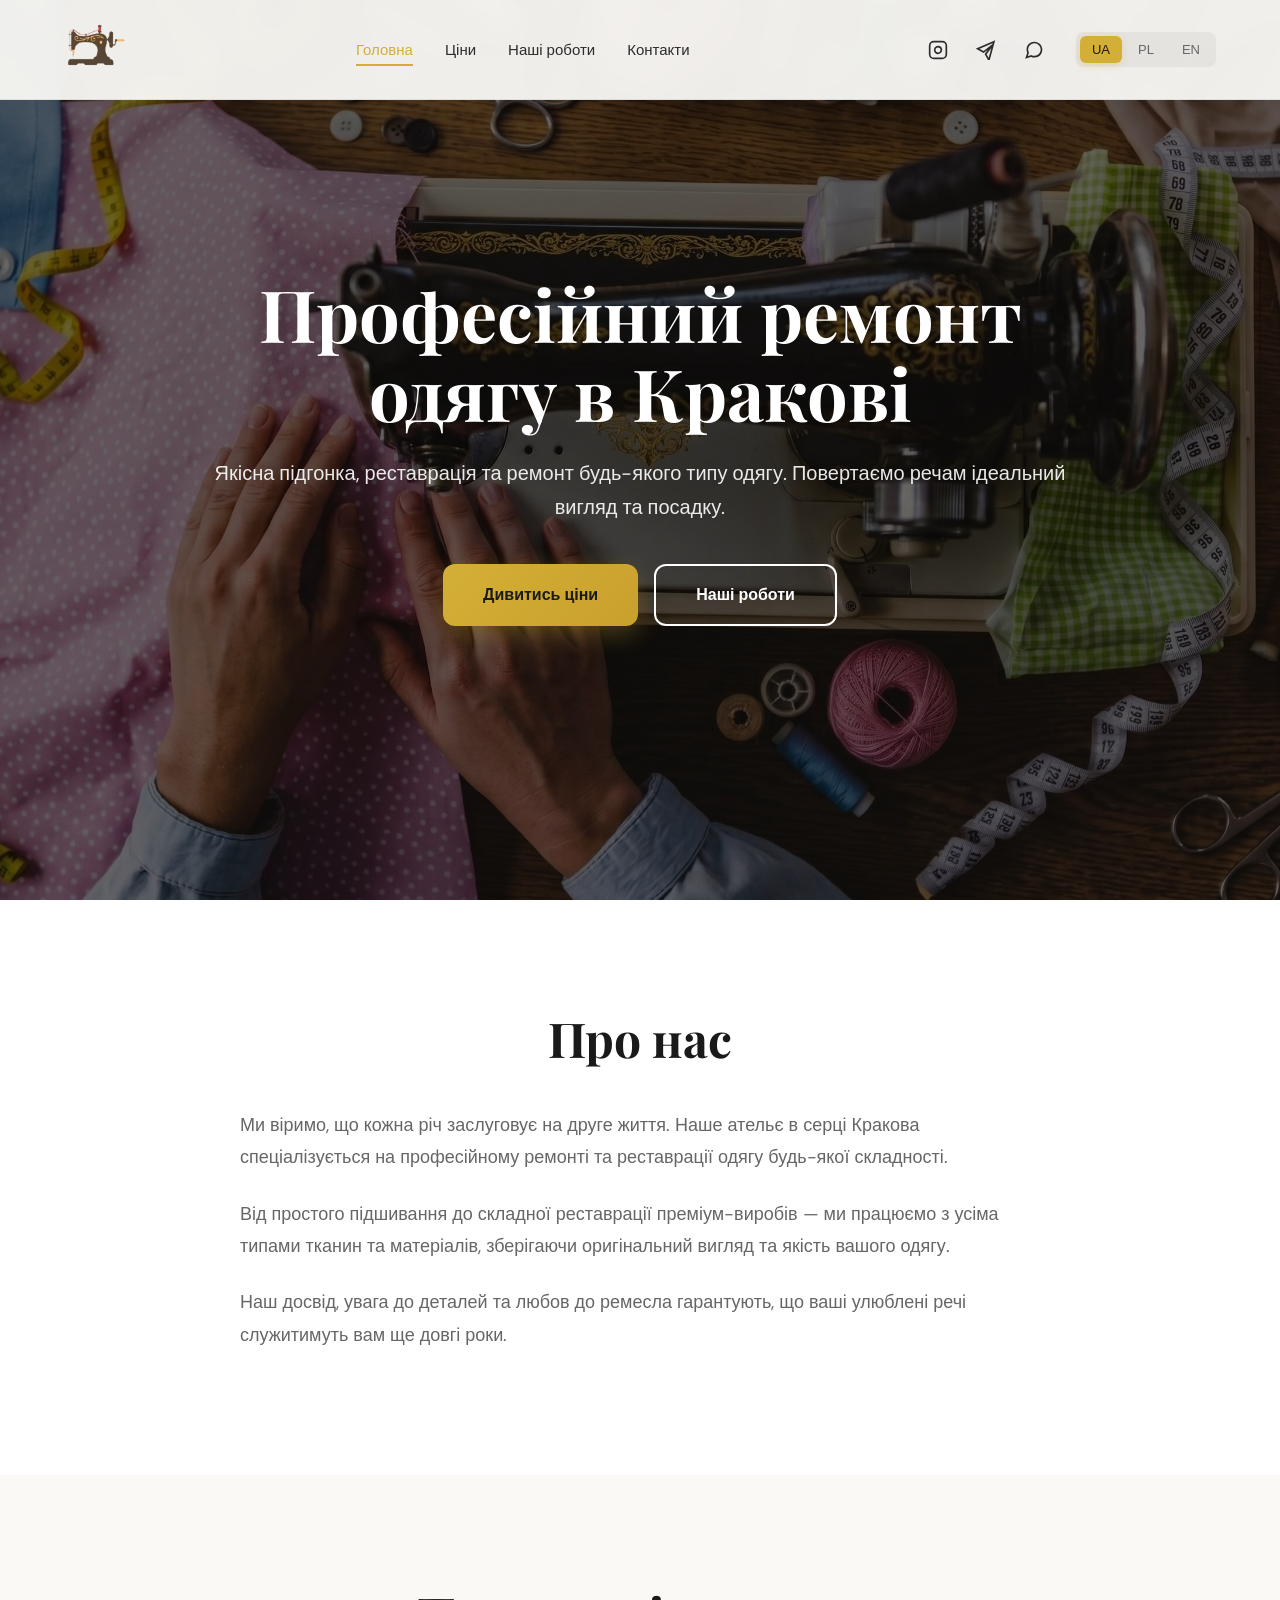
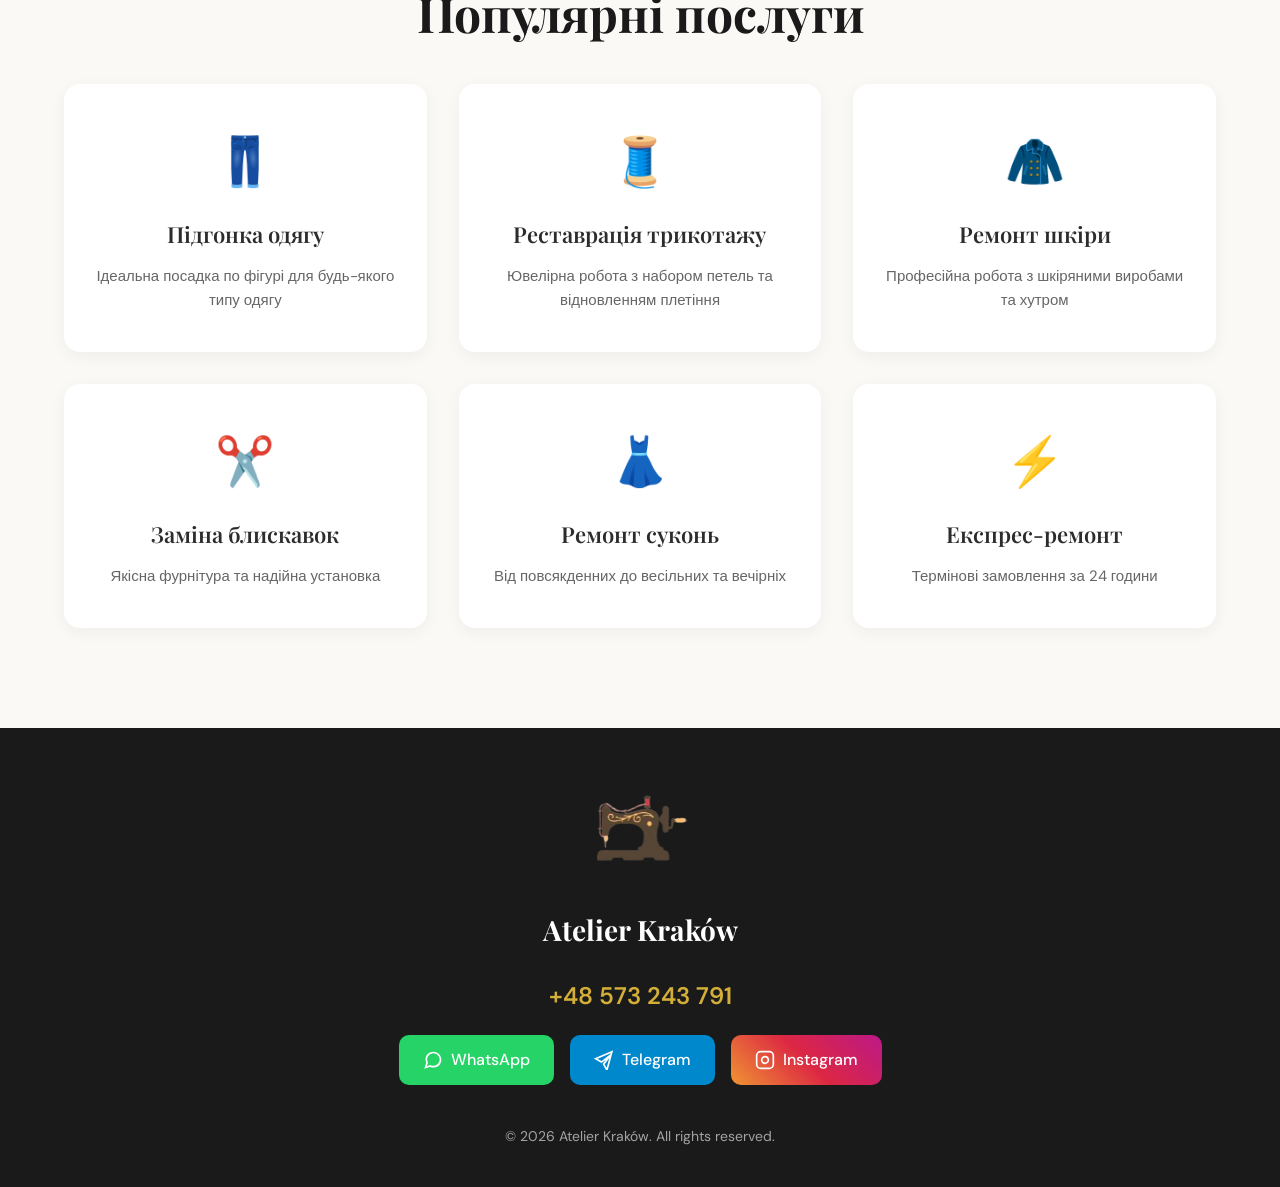
<file: index.html>
﻿<!DOCTYPE html>
<html lang="uk">
<head>
    <meta charset="UTF-8">
    <meta name="viewport" content="width=device-width, initial-scale=1.0">
    <meta name="description" content="Професійний ремонт, реставрація та підгонка одягу в Кракові. Якісно, швидко та з турботою про ваші речі.">
    <meta property="og:title" content="Atelier Kraków - Професійний ремонт одягу">
    <meta property="og:description" content="Професійний ремонт, реставрація та підгонка одягу в Кракові. Якісно, швидко та з турботою про ваші речі.">
    <meta property="og:image" content="images/logo_without_fon.png">
    <title>Ремонт одягу в Кракові | Ательє</title>
    <link rel="icon" type="image/png" href="images/logo_without_fon.png">
    <link rel="preconnect" href="https://fonts.googleapis.com">
    <link rel="preconnect" href="https://fonts.gstatic.com" crossorigin>
    <link href="https://fonts.googleapis.com/css2?family=Playfair+Display:wght@400;600;700&family=DM+Sans:wght@300;400;500;600&display=swap" rel="stylesheet">
    <link rel="stylesheet" href="styles-new.css">
</head>
<body>
    <header class="header" id="header">
        <div class="container header-content">
            <a href="index.html" class="logo"><img src="images/logo_without_fon.png" alt="Ательє Краків Логотип" style="max-height: 50px;"></a>

            <button class="burger-menu" id="burger-menu" aria-label="Menu">
                <span></span>
                <span></span>
                <span></span>
            </button>

            <nav class="nav" id="nav-menu">
                <a href="index.html" class="nav-link active" data-i18n="nav-home">Головна</a>
                <a href="prices-new.html" class="nav-link" data-i18n="nav-prices">Ціни</a>
                <a href="portfolio-new.html" class="nav-link" data-i18n="nav-portfolio">Наші роботи</a>
                <a href="contacts-new.html" class="nav-link" data-i18n="nav-contacts">Контакти</a>
            </nav>

            <div class="header-right">
                <div class="social-icons">
                    <a href="https://www.instagram.com/atelier_w_krakowie?igsh=amZuOWxjbWwzbDJ6" target="_blank" class="social-icon" aria-label="Instagram">
                        <svg width="20" height="20" viewBox="0 0 24 24" fill="none" stroke="currentColor" stroke-width="2">
                            <rect x="2" y="2" width="20" height="20" rx="5" ry="5"></rect>
                            <path d="M16 11.37A4 4 0 1 1 12.63 8 4 4 0 0 1 16 11.37z"></path>
                            <line x1="17.5" y1="6.5" x2="17.51" y2="6.5"></line>
                        </svg>
                    </a>
                    <a href="https://t.me/Karacheban" target="_blank" class="social-icon" aria-label="Telegram">
                        <svg width="20" height="20" viewBox="0 0 24 24" fill="none" stroke="currentColor" stroke-width="2">
                            <path d="M21.5 2L2 10.5l7 4 11-8.5-8.5 11 4 7L21.5 2z"></path>
                        </svg>
                    </a>
                    <a href="https://wa.me/48573243791" target="_blank" class="social-icon" aria-label="WhatsApp">
                        <svg width="20" height="20" viewBox="0 0 24 24" fill="none" stroke="currentColor" stroke-width="2">
                            <path d="M21 11.5a8.38 8.38 0 0 1-.9 3.8 8.5 8.5 0 0 1-7.6 4.7 8.38 8.38 0 0 1-3.8-.9L3 21l1.9-5.7a8.38 8.38 0 0 1-.9-3.8 8.5 8.5 0 0 1 4.7-7.6 8.38 8.38 0 0 1 3.8-.9h.5a8.48 8.48 0 0 1 8 8v.5z"></path>
                        </svg>
                    </a>
                </div>
                <div class="lang-switcher">
					<button type="button" class="lang-btn active" data-lang="ua">UA</button>
					<button type="button" class="lang-btn" data-lang="pl">PL</button>
					<button type="button" class="lang-btn" data-lang="en">EN</button>
				</div>
            </div>
        </div>
    </header>

    <section class="hero">
        <div class="hero-overlay"></div>
        <div class="container hero-content">
            <h1 class="hero-title" data-i18n="hero-title">Професійний ремонт одягу в Кракові</h1>
            <p class="hero-subtitle" data-i18n="hero-subtitle">Якісна підгонка, реставрація та ремонт будь-якого типу одягу. Повертаємо речам ідеальний вигляд та посадку.</p>
            <div class="hero-buttons">
                <a href="prices-new.html" class="cta-button primary" data-i18n="hero-btn-prices">Дивитись ціни</a>
                <a href="portfolio-new.html" class="cta-button secondary" data-i18n="hero-btn-portfolio">Наші роботи</a>
            </div>
        </div>
    </section>

    <section class="about">
        <div class="container">
            <h2 class="section-title" data-i18n="about-title">Про нас</h2>
            <div class="about-content">
                <p data-i18n="about-text-1">Ми віримо, що кожна річ заслуговує на друге життя. Наше ательє в серці Кракова спеціалізується на професійному ремонті та реставрації одягу будь-якої складності.</p>
                <p data-i18n="about-text-2">Від простого підшивання до складної реставрації преміум-виробів — ми працюємо з усіма типами тканин та матеріалів, зберігаючи оригінальний вигляд та якість вашого одягу.</p>
                <p data-i18n="about-text-3">Наш досвід, увага до деталей та любов до ремесла гарантують, що ваші улюблені речі служитимуть вам ще довгі роки.</p>
            </div>
        </div>
    </section>

    <section class="services">
        <div class="container">
            <h2 class="section-title" data-i18n="services-title">Популярні послуги</h2>
            <div class="services-grid">
                <div class="service-card">
                    <div class="service-icon">👖</div>
                    <h3 class="service-title" data-i18n="service-1-title">Підгонка одягу</h3>
                    <p class="service-desc" data-i18n="service-1-desc">Ідеальна посадка по фігурі для будь-якого типу одягу</p>
                </div>
                <div class="service-card">
                    <div class="service-icon">🧵</div>
                    <h3 class="service-title" data-i18n="service-2-title">Реставрація трикотажу</h3>
                    <p class="service-desc" data-i18n="service-2-desc">Ювелірна робота з набором петель та відновленням плетіння</p>
                </div>
                <div class="service-card">
                    <div class="service-icon">🧥</div>
                    <h3 class="service-title" data-i18n="service-3-title">Ремонт шкіри</h3>
                    <p class="service-desc" data-i18n="service-3-desc">Професійна робота з шкіряними виробами та хутром</p>
                </div>
                <div class="service-card">
                    <div class="service-icon">✂️</div>
                    <h3 class="service-title" data-i18n="service-4-title">Заміна блискавок</h3>
                    <p class="service-desc" data-i18n="service-4-desc">Якісна фурнітура та надійна установка</p>
                </div>
                <div class="service-card">
                    <div class="service-icon">👗</div>
                    <h3 class="service-title" data-i18n="service-5-title">Ремонт суконь</h3>
                    <p class="service-desc" data-i18n="service-5-desc">Від повсякденних до весільних та вечірніх</p>
                </div>
                <div class="service-card">
                    <div class="service-icon">⚡</div>
                    <h3 class="service-title" data-i18n="service-6-title">Експрес-ремонт</h3>
                    <p class="service-desc" data-i18n="service-6-desc">Термінові замовлення за 24 години</p>
                </div>
            </div>
        </div>
    </section>

    <footer class="footer">
        <div class="container footer-content">
            <img src="images/logo_without_fon.png" alt="Ательє Краків Логотип" style="max-height: 80px; margin-bottom: 16px;">
            <div class="footer-logo" data-i18n="logo">Atelier Kraków</div>
            <div class="footer-contacts">
                <a href="tel:+48573243791" class="footer-phone">+48 573 243 791</a>
                <div class="footer-social">
                    <a href="https://wa.me/48573243791" target="_blank" class="footer-social-btn whatsapp">
                        <svg width="20" height="20" viewBox="0 0 24 24" fill="none" stroke="currentColor" stroke-width="2">
                            <path d="M21 11.5a8.38 8.38 0 0 1-.9 3.8 8.5 8.5 0 0 1-7.6 4.7 8.38 8.38 0 0 1-3.8-.9L3 21l1.9-5.7a8.38 8.38 0 0 1-.9-3.8 8.5 8.5 0 0 1 4.7-7.6 8.38 8.38 0 0 1 3.8-.9h.5a8.48 8.48 0 0 1 8 8v.5z"></path>
                        </svg>
                        <span>WhatsApp</span>
                    </a>
                    <a href="https://t.me/Karacheban" target="_blank" class="footer-social-btn telegram">
                        <svg width="20" height="20" viewBox="0 0 24 24" fill="none" stroke="currentColor" stroke-width="2">
                            <path d="M21.5 2L2 10.5l7 4 11-8.5-8.5 11 4 7L21.5 2z"></path>
                        </svg>
                        <span>Telegram</span>
                    </a>
                    <a href="https://www.instagram.com/atelier_w_krakowie?igsh=amZuOWxjbWwzbDJ6" target="_blank" class="footer-social-btn instagram">
                        <svg width="20" height="20" viewBox="0 0 24 24" fill="none" stroke="currentColor" stroke-width="2">
                            <rect x="2" y="2" width="20" height="20" rx="5" ry="5"></rect>
                            <path d="M16 11.37A4 4 0 1 1 12.63 8 4 4 0 0 1 16 11.37z"></path>
                            <line x1="17.5" y1="6.5" x2="17.51" y2="6.5"></line>
                        </svg>
                        <span>Instagram</span>
                    </a>
                </div>
            </div>
            <p class="footer-text">&copy; 2026 Atelier Kraków. All rights reserved.</p>
        </div>
    </footer>

    <script src="script-new.js"></script>
</body>
</html>
</file>
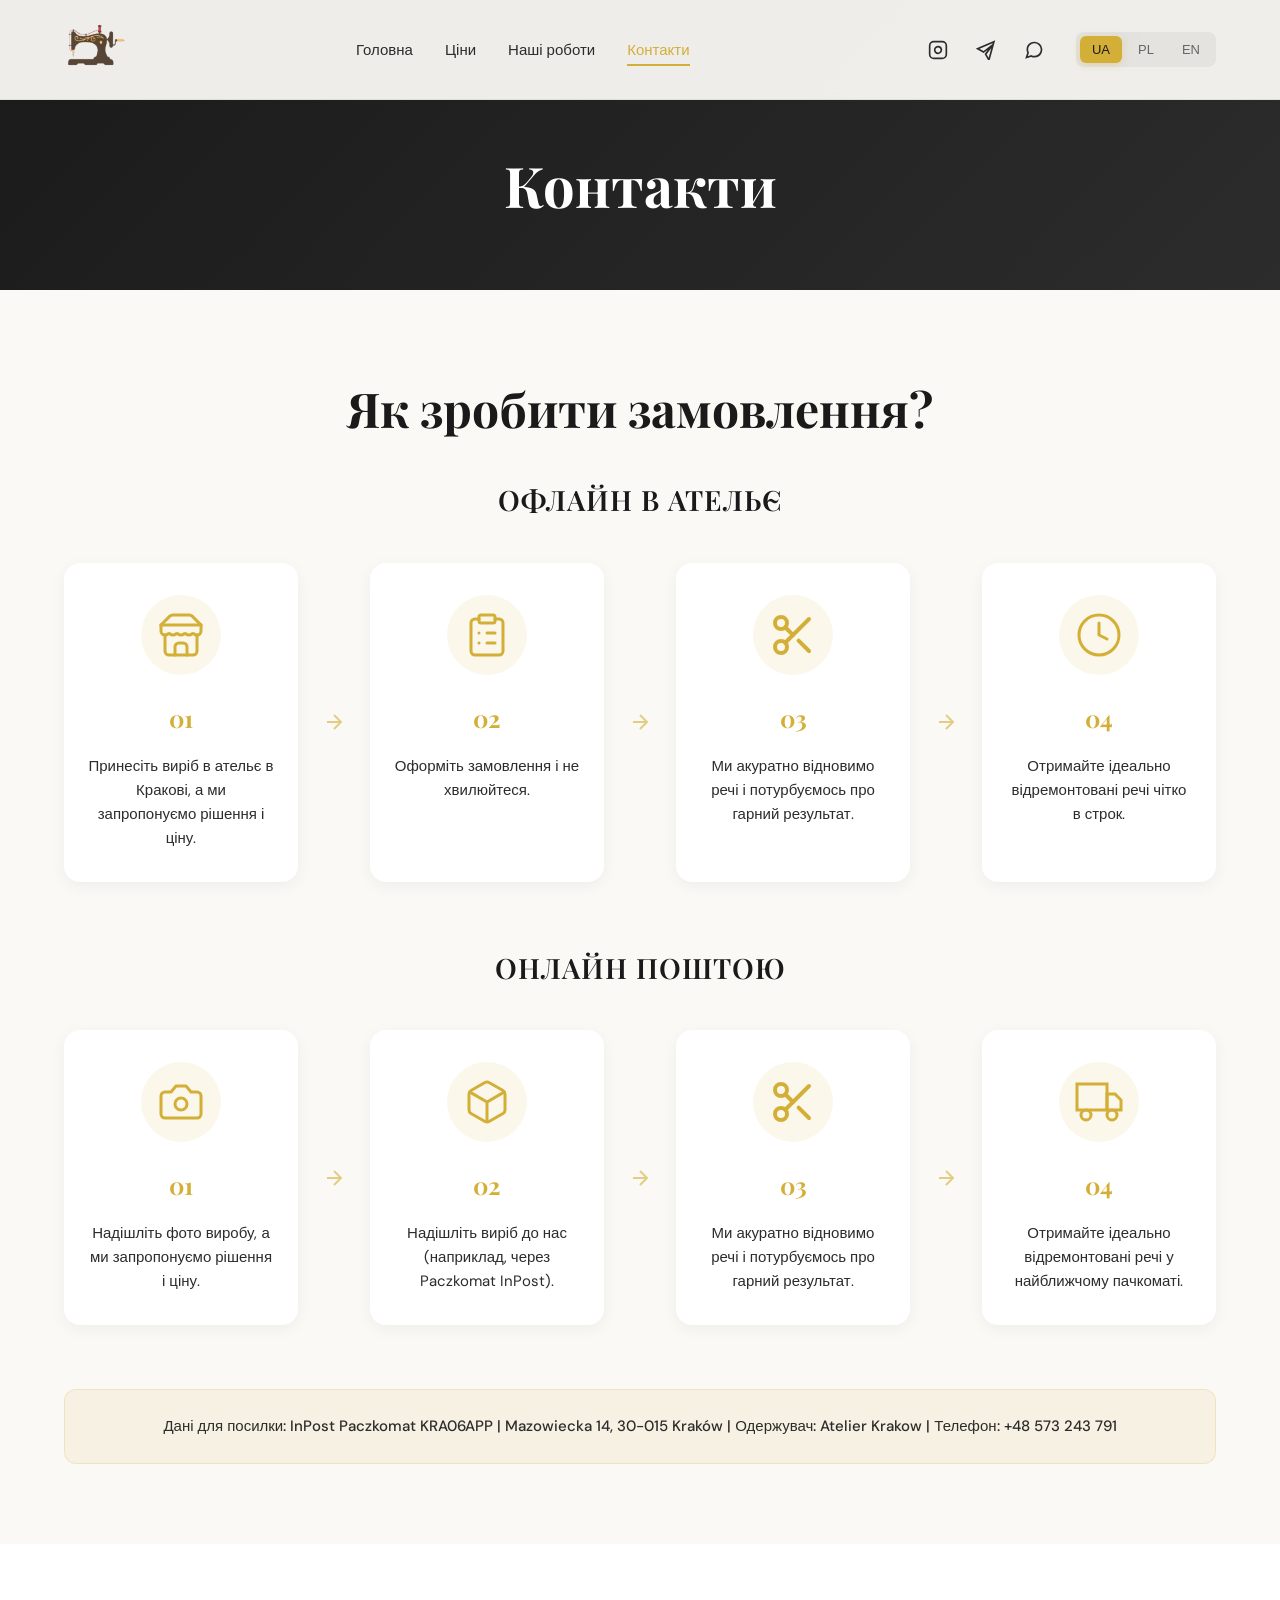
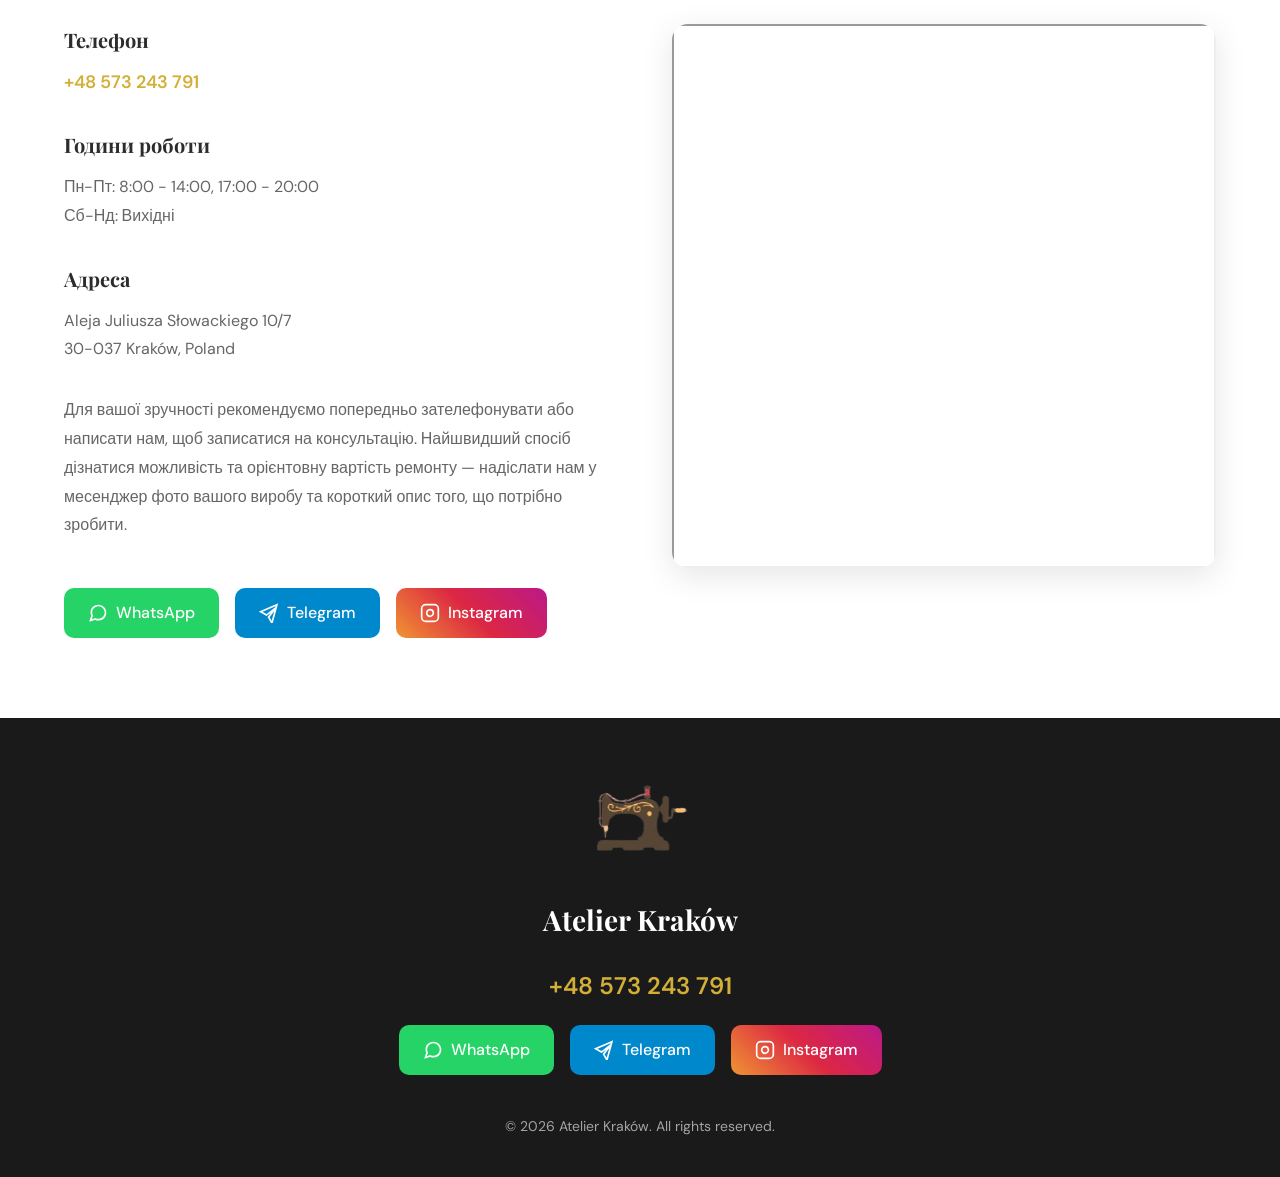
<file: contacts-new.html>
<!DOCTYPE html>
<html lang="uk">
<head>
    <meta charset="UTF-8">
    <meta name="viewport" content="width=device-width, initial-scale=1.0">
    <meta name="description" content="Професійний ремонт, реставрація та підгонка одягу в Кракові. Якісно, швидко та з турботою про ваші речі.">
    <meta property="og:title" content="Контакти | Ательє Краків">
    <meta property="og:description" content="Професійний ремонт, реставрація та підгонка одягу в Кракові. Якісно, швидко та з турботою про ваші речі.">
    <meta property="og:image" content="images/logo_without_fon.png">
    <title>Контакти | Ательє Краків</title>
    <link rel="icon" type="image/png" href="images/logo_without_fon.png">
    <link href="https://fonts.googleapis.com/css2?family=Playfair+Display:wght@400;600;700&family=DM+Sans:wght@300;400;500;600&display=swap" rel="stylesheet">
    <link rel="stylesheet" href="styles-new.css">
</head>
<body>
    <header class="header" id="header">
        <div class="container header-content">
            <a href="index.html" class="logo"><img src="images/logo_without_fon.png" alt="Ательє Краків Логотип" style="max-height: 50px;"></a>

            <button class="burger-menu" id="burger-menu" aria-label="Menu">
                <span></span>
                <span></span>
                <span></span>
            </button>

            <nav class="nav" id="nav-menu">
                <a href="index.html" class="nav-link" data-i18n="nav-home">Головна</a>
                <a href="prices-new.html" class="nav-link" data-i18n="nav-prices">Ціни</a>
                <a href="portfolio-new.html" class="nav-link" data-i18n="nav-portfolio">Наші роботи</a>
                <a href="contacts-new.html" class="nav-link active" data-i18n="nav-contacts">Контакти</a>
            </nav>

            <div class="header-right">
                <div class="social-icons">
                    <a href="https://www.instagram.com/atelier_w_krakowie?igsh=amZuOWxjbWwzbDJ6" target="_blank" class="social-icon" aria-label="Instagram">
                        <svg width="20" height="20" viewBox="0 0 24 24" fill="none" stroke="currentColor" stroke-width="2">
                            <rect x="2" y="2" width="20" height="20" rx="5" ry="5"></rect>
                            <path d="M16 11.37A4 4 0 1 1 12.63 8 4 4 0 0 1 16 11.37z"></path>
                            <line x1="17.5" y1="6.5" x2="17.51" y2="6.5"></line>
                        </svg>
                    </a>
                    <a href="https://t.me/Karacheban" target="_blank" class="social-icon" aria-label="Telegram">
                        <svg width="20" height="20" viewBox="0 0 24 24" fill="none" stroke="currentColor" stroke-width="2">
                            <path d="M21.5 2L2 10.5l7 4 11-8.5-8.5 11 4 7L21.5 2z"></path>
                        </svg>
                    </a>
                    <a href="https://wa.me/48573243791" target="_blank" class="social-icon" aria-label="WhatsApp">
                        <svg width="20" height="20" viewBox="0 0 24 24" fill="none" stroke="currentColor" stroke-width="2">
                            <path d="M21 11.5a8.38 8.38 0 0 1-.9 3.8 8.5 8.5 0 0 1-7.6 4.7 8.38 8.38 0 0 1-3.8-.9L3 21l1.9-5.7a8.38 8.38 0 0 1-.9-3.8 8.5 8.5 0 0 1 4.7-7.6 8.38 8.38 0 0 1 3.8-.9h.5a8.48 8.48 0 0 1 8 8v.5z"></path>
                        </svg>
                    </a>
                </div>
                <div class="lang-switcher">
					<button type="button" class="lang-btn active" data-lang="ua">UA</button>
					<button type="button" class="lang-btn" data-lang="pl">PL</button>
					<button type="button" class="lang-btn" data-lang="en">EN</button>
				</div>
            </div>
        </div>
    </header>

    <section class="page-hero">
        <div class="container"><h1 class="page-title" data-i18n="contacts-page-title">Контакти</h1></div>
    </section>

    <section class="order-steps-section">
        <div class="container">
            <h2 class="section-title" data-i18n="order-steps-title">Як зробити замовлення?</h2>

            <!-- Offline Option -->
            <div class="order-option">
                <h3 class="order-option-title" data-i18n="order-offline-title">Офлайн в ательє</h3>
                <div class="steps-grid">
                    <div class="step-item">
                        <div class="step-icon">
                            <svg width="48" height="48" viewBox="0 0 24 24" fill="none" stroke="currentColor" stroke-width="1.5" stroke-linecap="round" stroke-linejoin="round">
                                <path d="m2 7 4.41-4.41A2 2 0 0 1 7.83 2h8.34a2 2 0 0 1 1.42.59L22 7"/>
                                <path d="M4 12v8a2 2 0 0 0 2 2h12a2 2 0 0 0 2-2v-8"/>
                                <path d="M15 22v-4a2 2 0 0 0-2-2h-2a2 2 0 0 0-2 2v4"/>
                                <path d="M2 7h20"/>
                                <path d="M22 7v3a2 2 0 0 1-2 2v0a2.7 2.7 0 0 1-1.59-.63.7.7 0 0 0-.82 0A2.7 2.7 0 0 1 16 12a2.7 2.7 0 0 1-1.59-.63.7.7 0 0 0-.82 0A2.7 2.7 0 0 1 12 12a2.7 2.7 0 0 1-1.59-.63.7.7 0 0 0-.82 0A2.7 2.7 0 0 1 8 12a2.7 2.7 0 0 1-1.59-.63.7.7 0 0 0-.82 0A2.7 2.7 0 0 1 4 12v0a2 2 0 0 1-2-2V7"/>
                            </svg>
                        </div>
                        <h4 class="step-number">01</h4>
                        <p class="step-text" data-i18n="order-offline-step1">Принесіть виріб в ательє в Кракові, а ми запропонуємо рішення і ціну.</p>
                    </div>
                    <div class="step-arrow">
                        <svg width="24" height="24" viewBox="0 0 24 24" fill="none" stroke="currentColor" stroke-width="2">
                            <path d="M5 12h14M12 5l7 7-7 7"/>
                        </svg>
                    </div>
                    <div class="step-item">
                        <div class="step-icon">
                            <svg width="48" height="48" viewBox="0 0 24 24" fill="none" stroke="currentColor" stroke-width="1.5" stroke-linecap="round" stroke-linejoin="round">
                                <rect width="8" height="4" x="8" y="2" rx="1" ry="1"/>
                                <path d="M16 4h2a2 2 0 0 1 2 2v14a2 2 0 0 1-2 2H6a2 2 0 0 1-2-2V6a2 2 0 0 1 2-2h2"/>
                                <path d="M12 11h4"/>
                                <path d="M12 16h4"/>
                                <path d="M8 11h.01"/>
                                <path d="M8 16h.01"/>
                            </svg>
                        </div>
                        <h4 class="step-number">02</h4>
                        <p class="step-text" data-i18n="order-offline-step2">Оформіть замовлення і не хвилюйтеся.</p>
                    </div>
                    <div class="step-arrow">
                        <svg width="24" height="24" viewBox="0 0 24 24" fill="none" stroke="currentColor" stroke-width="2">
                            <path d="M5 12h14M12 5l7 7-7 7"/>
                        </svg>
                    </div>
                    <div class="step-item">
                        <div class="step-icon">
                            <svg width="48" height="48" viewBox="0 0 24 24" fill="none" stroke="currentColor" stroke-width="2" stroke-linecap="round" stroke-linejoin="round">
                                <circle cx="6" cy="6" r="3"/>
                                <path d="M8.12 8.12 12 12"/>
                                <path d="M20 4 8.12 15.88"/>
                                <circle cx="6" cy="18" r="3"/>
                                <path d="M14.8 14.8 20 20"/>
                            </svg>
                        </div>
                        <h4 class="step-number">03</h4>
                        <p class="step-text" data-i18n="order-offline-step3">Ми акуратно відновимо речі і потурбуємось про гарний результат.</p>
                    </div>
                    <div class="step-arrow">
                        <svg width="24" height="24" viewBox="0 0 24 24" fill="none" stroke="currentColor" stroke-width="2">
                            <path d="M5 12h14M12 5l7 7-7 7"/>
                        </svg>
                    </div>
                    <div class="step-item">
                        <div class="step-icon">
                            <svg width="48" height="48" viewBox="0 0 24 24" fill="none" stroke="currentColor" stroke-width="1.5" stroke-linecap="round" stroke-linejoin="round">
                                <circle cx="12" cy="12" r="10"/>
                                <polyline points="12 6 12 12 16 14"/>
                            </svg>
                        </div>
                        <h4 class="step-number">04</h4>
                        <p class="step-text" data-i18n="order-offline-step4">Отримайте ідеально відремонтовані речі чітко в строк.</p>
                    </div>
                </div>
            </div>

            <!-- Online Option -->
            <div class="order-option">
                <h3 class="order-option-title" data-i18n="order-online-title">Онлайн поштою</h3>
                <div class="steps-grid">
                    <div class="step-item">
                        <div class="step-icon">
                            <svg width="48" height="48" viewBox="0 0 24 24" fill="none" stroke="currentColor" stroke-width="1.5" stroke-linecap="round" stroke-linejoin="round">
                                <path d="M14.5 4h-5L7 7H4a2 2 0 0 0-2 2v9a2 2 0 0 0 2 2h16a2 2 0 0 0 2-2V9a2 2 0 0 0-2-2h-3l-2.5-3z"/>
                                <circle cx="12" cy="13" r="3"/>
                            </svg>
                        </div>
                        <h4 class="step-number">01</h4>
                        <p class="step-text" data-i18n="order-online-step1">Надішліть фото виробу, а ми запропонуємо рішення і ціну.</p>
                    </div>
                    <div class="step-arrow">
                        <svg width="24" height="24" viewBox="0 0 24 24" fill="none" stroke="currentColor" stroke-width="2">
                            <path d="M5 12h14M12 5l7 7-7 7"/>
                        </svg>
                    </div>
                    <div class="step-item">
                        <div class="step-icon">
                            <svg width="48" height="48" viewBox="0 0 24 24" fill="none" stroke="currentColor" stroke-width="1.5">
                                <path d="M21 16V8a2 2 0 0 0-1-1.73l-7-4a2 2 0 0 0-2 0l-7 4A2 2 0 0 0 3 8v8a2 2 0 0 0 1 1.73l7 4a2 2 0 0 0 2 0l7-4A2 2 0 0 0 21 16z"/>
                                <polyline points="3.27 6.96 12 12.01 20.73 6.96"/>
                                <line x1="12" y1="22.08" x2="12" y2="12"/>
                            </svg>
                        </div>
                        <h4 class="step-number">02</h4>
                        <p class="step-text" data-i18n="order-online-step2">Надішліть виріб до нас (наприклад, через Paczkomat InPost).</p>
                    </div>
                    <div class="step-arrow">
                        <svg width="24" height="24" viewBox="0 0 24 24" fill="none" stroke="currentColor" stroke-width="2">
                            <path d="M5 12h14M12 5l7 7-7 7"/>
                        </svg>
                    </div>
                    <div class="step-item">
                        <div class="step-icon">
                            <svg width="48" height="48" viewBox="0 0 24 24" fill="none" stroke="currentColor" stroke-width="2" stroke-linecap="round" stroke-linejoin="round">
                                <circle cx="6" cy="6" r="3"/>
                                <path d="M8.12 8.12 12 12"/>
                                <path d="M20 4 8.12 15.88"/>
                                <circle cx="6" cy="18" r="3"/>
                                <path d="M14.8 14.8 20 20"/>
                            </svg>
                        </div>
                        <h4 class="step-number">03</h4>
                        <p class="step-text" data-i18n="order-online-step3">Ми акуратно відновимо речі і потурбуємось про гарний результат.</p>
                    </div>
                    <div class="step-arrow">
                        <svg width="24" height="24" viewBox="0 0 24 24" fill="none" stroke="currentColor" stroke-width="2">
                            <path d="M5 12h14M12 5l7 7-7 7"/>
                        </svg>
                    </div>
                    <div class="step-item">
                        <div class="step-icon">
                            <svg width="48" height="48" viewBox="0 0 24 24" fill="none" stroke="currentColor" stroke-width="1.5">
                                <rect x="1" y="3" width="15" height="13"/>
                                <polygon points="16 8 20 8 23 11 23 16 16 16 16 8"/>
                                <circle cx="5.5" cy="18.5" r="2.5"/>
                                <circle cx="18.5" cy="18.5" r="2.5"/>
                            </svg>
                        </div>
                        <h4 class="step-number">04</h4>
                        <p class="step-text" data-i18n="order-online-step4">Отримайте ідеально відремонтовані речі у найближчому пачкоматі.</p>
                    </div>
                </div>
            </div>

            <!-- InPost Info -->
            <div class="inpost-info">
                <p data-i18n="order-inpost-info">InPost Paczkomat: KRA06APP | Mazowiecka 14, 30-015 Kraków | Одержувач: Atelier Krakow | Телефон: +48 573 243 791</p>
            </div>
        </div>
    </section>

    <section class="contacts-section">
        <div class="container">
            <div class="contacts-grid">
                <div class="contacts-info">
                    <div class="contact-item">
                        <h3 data-i18n="contact-phone-label">Телефон</h3>
                        <a href="tel:+48573243791" class="contact-link">+48 573 243 791</a>
                    </div>
                    <div class="contact-item">
                        <h3 data-i18n="contact-hours-label">Години роботи</h3>
                        <p data-i18n="contact-hours">Пн-Пт: 8:00 - 14:00, 17:00 - 20:00<br>Сб-Нд: Вихідні</p>
                    </div>
                    <div class="contact-item">
                        <h3 data-i18n="contact-location-label">Адреса</h3>
                        <p data-i18n="contact-address">Aleja Juliusza Słowackiego 10/7<br>30-037 Kraków, Poland</p>
                    </div>
                    <div class="contact-item">
                        <p data-i18n="contact-advice">Для вашої зручності рекомендуємо попередньо зателефонувати або написати нам, щоб записатися на консультацію. Найшвидший спосіб дізнатися можливість та орієнтовну вартість ремонту — надіслати нам у месенджер фото вашого виробу та короткий опис того, що потрібно зробити.</p>
                    </div>
                    <div class="contact-buttons">
                        <a href="https://wa.me/48573243791" target="_blank" class="contact-btn whatsapp">
                            <svg width="20" height="20" viewBox="0 0 24 24" fill="none" stroke="currentColor" stroke-width="2">
                                <path d="M21 11.5a8.38 8.38 0 0 1-.9 3.8 8.5 8.5 0 0 1-7.6 4.7 8.38 8.38 0 0 1-3.8-.9L3 21l1.9-5.7a8.38 8.38 0 0 1-.9-3.8 8.5 8.5 0 0 1 4.7-7.6 8.38 8.38 0 0 1 3.8-.9h.5a8.48 8.48 0 0 1 8 8v.5z"></path>
                            </svg>
                            <span>WhatsApp</span>
                        </a>
                        <a href="https://t.me/Karacheban" target="_blank" class="contact-btn telegram">
                            <svg width="20" height="20" viewBox="0 0 24 24" fill="none" stroke="currentColor" stroke-width="2">
                                <path d="M21.5 2L2 10.5l7 4 11-8.5-8.5 11 4 7L21.5 2z"></path>
                            </svg>
                            <span>Telegram</span>
                        </a>
                        <a href="https://www.instagram.com/atelier_w_krakowie?igsh=amZuOWxjbWwzbDJ6" target="_blank" class="contact-btn instagram">
                            <svg width="20" height="20" viewBox="0 0 24 24" fill="none" stroke="currentColor" stroke-width="2">
                                <rect x="2" y="2" width="20" height="20" rx="5" ry="5"></rect>
                                <path d="M16 11.37A4 4 0 1 1 12.63 8 4 4 0 0 1 16 11.37z"></path>
                                <line x1="17.5" y1="6.5" x2="17.51" y2="6.5"></line>
                            </svg>
                            <span>Instagram</span>
                        </a>
                    </div>
                </div>
                <div class="contacts-map">
                    <iframe src="https://www.google.com/maps/embed?pb=!1m18!1m12!1m3!1d2560.2743519827365!2d19.92723657657579!3d50.06541607151979!2m3!1f0!2f0!3f0!3m2!1i1024!2i768!4f13.1!3m3!1m2!1s0x47165b0669288e7f%3A0x6e2621c5f32a76f2!2sAleja%20Juliusza%20S%C5%82owackiego%2010%2C%2030-037%20Krak%C3%B3w%2C%20Poland!5e0!3m2!1sen!2sua!4v1716380000000!5m2!1sen!2sua" allowfullscreen="" loading="lazy"></iframe>
                </div>
            </div>
        </div>
    </section>

    <footer class="footer">
        <div class="container footer-content">
            <img src="images/logo_without_fon.png" alt="Ательє Краків Логотип" style="max-height: 80px; margin-bottom: 16px;">
            <div class="footer-logo" data-i18n="logo">Atelier Kraków</div>
            <div class="footer-contacts">
                <a href="tel:+48573243791" class="footer-phone">+48 573 243 791</a>
                <div class="footer-social">
                    <a href="https://wa.me/48573243791" target="_blank" class="footer-social-btn whatsapp">
                        <svg width="20" height="20" viewBox="0 0 24 24" fill="none" stroke="currentColor" stroke-width="2">
                            <path d="M21 11.5a8.38 8.38 0 0 1-.9 3.8 8.5 8.5 0 0 1-7.6 4.7 8.38 8.38 0 0 1-3.8-.9L3 21l1.9-5.7a8.38 8.38 0 0 1-.9-3.8 8.5 8.5 0 0 1 4.7-7.6 8.38 8.38 0 0 1 3.8-.9h.5a8.48 8.48 0 0 1 8 8v.5z"></path>
                        </svg>
                        <span>WhatsApp</span>
                    </a>
                    <a href="https://t.me/Karacheban" target="_blank" class="footer-social-btn telegram">
                        <svg width="20" height="20" viewBox="0 0 24 24" fill="none" stroke="currentColor" stroke-width="2">
                            <path d="M21.5 2L2 10.5l7 4 11-8.5-8.5 11 4 7L21.5 2z"></path>
                        </svg>
                        <span>Telegram</span>
                    </a>
                    <a href="https://www.instagram.com/atelier_w_krakowie?igsh=amZuOWxjbWwzbDJ6" target="_blank" class="footer-social-btn instagram">
                        <svg width="20" height="20" viewBox="0 0 24 24" fill="none" stroke="currentColor" stroke-width="2">
                            <rect x="2" y="2" width="20" height="20" rx="5" ry="5"></rect>
                            <path d="M16 11.37A4 4 0 1 1 12.63 8 4 4 0 0 1 16 11.37z"></path>
                            <line x1="17.5" y1="6.5" x2="17.51" y2="6.5"></line>
                        </svg>
                        <span>Instagram</span>
                    </a>
                </div>
            </div>
            <p class="footer-text">&copy; 2026 Atelier Kraków. All rights reserved.</p>
        </div>
    </footer>
    <script src="script-new.js"></script>
</body>
</html>
</file>
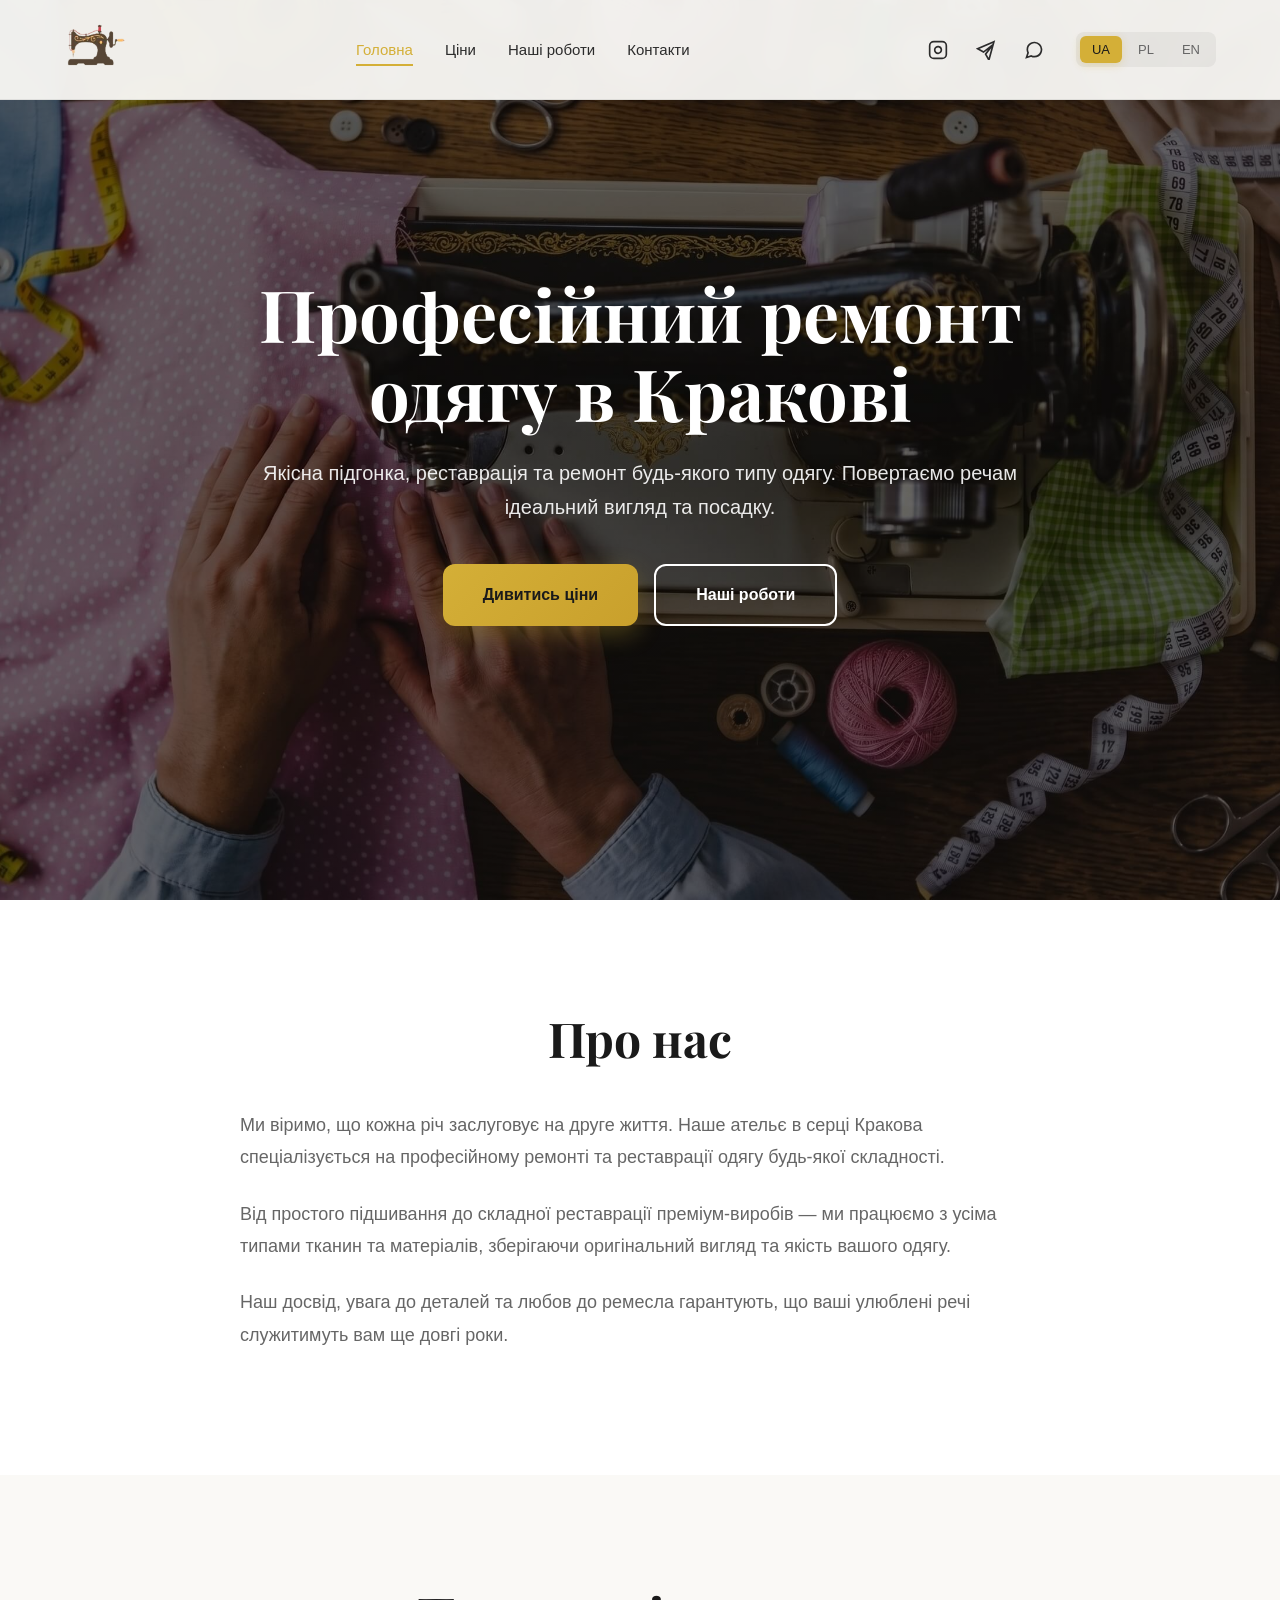
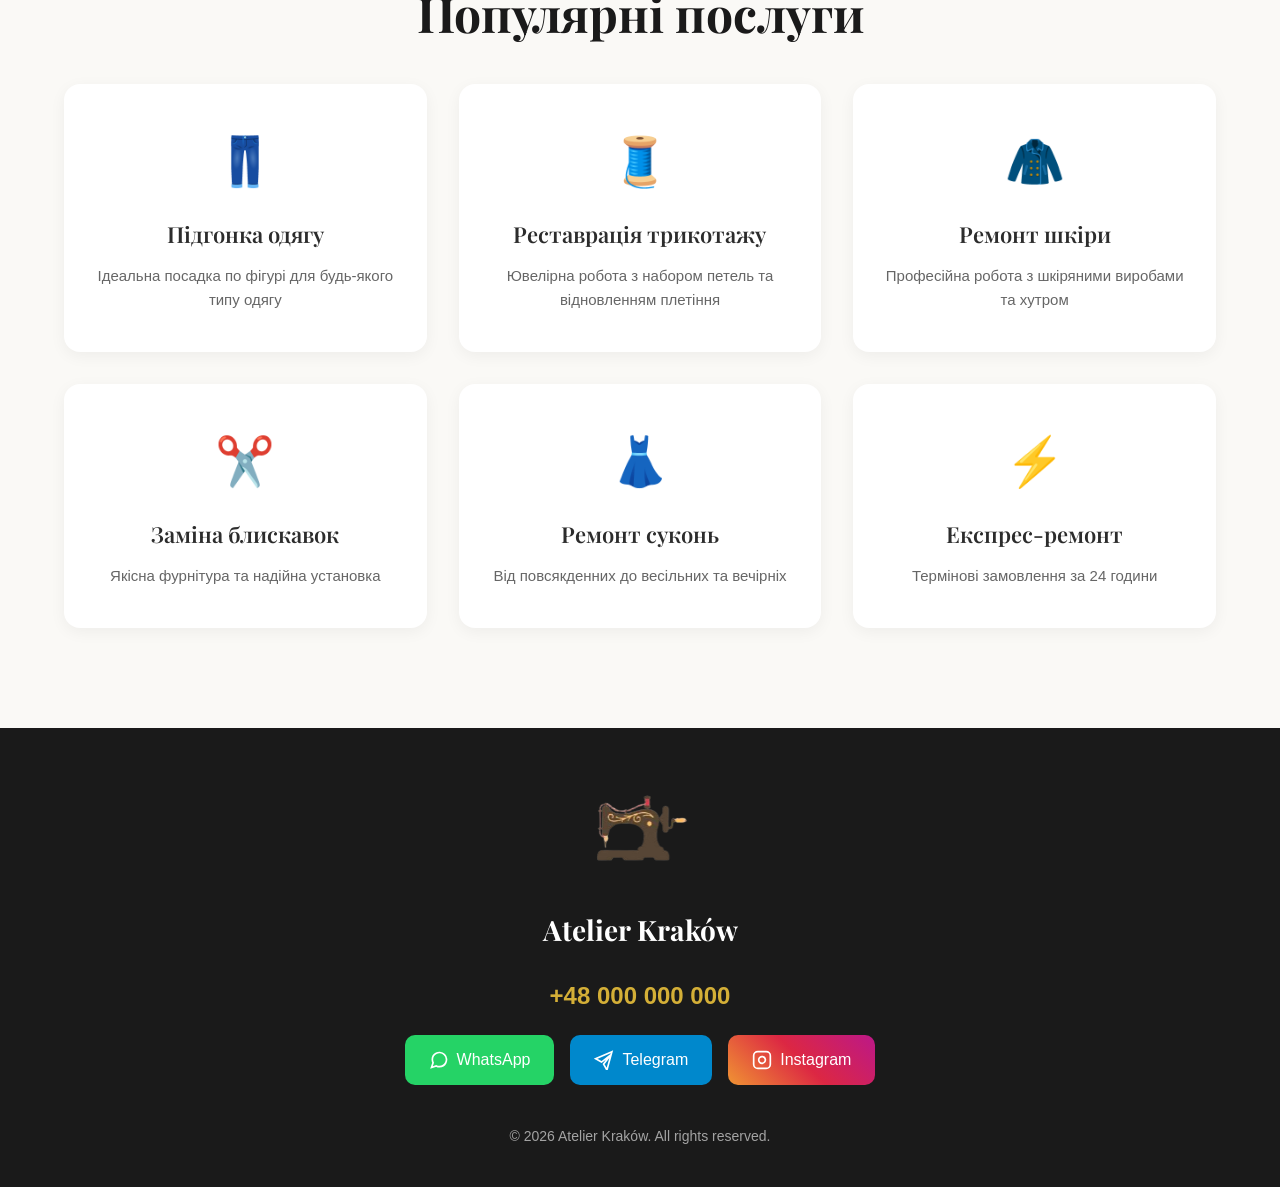
<file: index-new.html>
﻿<!DOCTYPE html>
<html lang="uk">
<head>
    <meta charset="UTF-8">
    <meta name="viewport" content="width=device-width, initial-scale=1.0">
    <meta name="description" content="Професійний ремонт, реставрація та підгонка одягу в Кракові. Якісно, швидко та з турботою про ваші речі.">
    <meta property="og:title" content="Atelier Kraków - Професійний ремонт одягу">
    <meta property="og:description" content="Професійний ремонт, реставрація та підгонка одягу в Кракові. Якісно, швидко та з турботою про ваші речі.">
    <meta property="og:image" content="images/logo_without_fon.png">
    <title>Ремонт одягу в Кракові | Ательє</title>
    <link rel="icon" type="image/png" href="images/logo_without_fon.png">
    <link rel="preconnect" href="https://fonts.googleapis.com">
    <link rel="preconnect" href="https://fonts.gstatic.com" crossorigin>
    <link href="https://fonts.googleapis.com/css2?family=Playfair+Display:wght@400;600;700&family=Inter:wght@300;400;500;600&display=swap" rel="stylesheet">
    <link rel="stylesheet" href="styles-new.css">
</head>
<body>
    <header class="header" id="header">
        <div class="container header-content">
            <a href="index-new.html" class="logo"><img src="images/logo_without_fon.png" alt="Ательє Краків Логотип" style="max-height: 50px;"></a>

            <button class="burger-menu" id="burger-menu" aria-label="Menu">
                <span></span>
                <span></span>
                <span></span>
            </button>

            <nav class="nav" id="nav-menu">
                <a href="index-new.html" class="nav-link active" data-i18n="nav-home">Головна</a>
                <a href="prices-new.html" class="nav-link" data-i18n="nav-prices">Ціни</a>
                <a href="portfolio-new.html" class="nav-link" data-i18n="nav-portfolio">Наші роботи</a>
                <a href="contacts-new.html" class="nav-link" data-i18n="nav-contacts">Контакти</a>
            </nav>

            <div class="header-right">
                <div class="social-icons">
                    <a href="https://www.instagram.com/" target="_blank" class="social-icon" aria-label="Instagram">
                        <svg width="20" height="20" viewBox="0 0 24 24" fill="none" stroke="currentColor" stroke-width="2">
                            <rect x="2" y="2" width="20" height="20" rx="5" ry="5"></rect>
                            <path d="M16 11.37A4 4 0 1 1 12.63 8 4 4 0 0 1 16 11.37z"></path>
                            <line x1="17.5" y1="6.5" x2="17.51" y2="6.5"></line>
                        </svg>
                    </a>
                    <a href="https://t.me/yourusername" target="_blank" class="social-icon" aria-label="Telegram">
                        <svg width="20" height="20" viewBox="0 0 24 24" fill="none" stroke="currentColor" stroke-width="2">
                            <path d="M21.5 2L2 10.5l7 4 11-8.5-8.5 11 4 7L21.5 2z"></path>
                        </svg>
                    </a>
                    <a href="https://wa.me/48000000000" target="_blank" class="social-icon" aria-label="WhatsApp">
                        <svg width="20" height="20" viewBox="0 0 24 24" fill="none" stroke="currentColor" stroke-width="2">
                            <path d="M21 11.5a8.38 8.38 0 0 1-.9 3.8 8.5 8.5 0 0 1-7.6 4.7 8.38 8.38 0 0 1-3.8-.9L3 21l1.9-5.7a8.38 8.38 0 0 1-.9-3.8 8.5 8.5 0 0 1 4.7-7.6 8.38 8.38 0 0 1 3.8-.9h.5a8.48 8.48 0 0 1 8 8v.5z"></path>
                        </svg>
                    </a>
                </div>
                <div class="lang-switcher">
					<button type="button" class="lang-btn active" data-lang="ua">UA</button>
					<button type="button" class="lang-btn" data-lang="pl">PL</button>
					<button type="button" class="lang-btn" data-lang="en">EN</button>
				</div>
            </div>
        </div>
    </header>

    <section class="hero">
        <div class="hero-overlay"></div>
        <div class="container hero-content">
            <h1 class="hero-title" data-i18n="hero-title">Професійний ремонт одягу в Кракові</h1>
            <p class="hero-subtitle" data-i18n="hero-subtitle">Якісна підгонка, реставрація та ремонт будь-якого типу одягу. Повертаємо речам ідеальний вигляд та посадку.</p>
            <div class="hero-buttons">
                <a href="prices-new.html" class="cta-button primary" data-i18n="hero-btn-prices">Дивитись ціни</a>
                <a href="portfolio-new.html" class="cta-button secondary" data-i18n="hero-btn-portfolio">Наші роботи</a>
            </div>
        </div>
    </section>

    <section class="about">
        <div class="container">
            <h2 class="section-title" data-i18n="about-title">Про нас</h2>
            <div class="about-content">
                <p data-i18n="about-text-1">Ми віримо, що кожна річ заслуговує на друге життя. Наше ательє в серці Кракова спеціалізується на професійному ремонті та реставрації одягу будь-якої складності.</p>
                <p data-i18n="about-text-2">Від простого підшивання до складної реставрації преміум-виробів — ми працюємо з усіма типами тканин та матеріалів, зберігаючи оригінальний вигляд та якість вашого одягу.</p>
                <p data-i18n="about-text-3">Наш досвід, увага до деталей та любов до ремесла гарантують, що ваші улюблені речі служитимуть вам ще довгі роки.</p>
            </div>
        </div>
    </section>

    <section class="services">
        <div class="container">
            <h2 class="section-title" data-i18n="services-title">Популярні послуги</h2>
            <div class="services-grid">
                <div class="service-card">
                    <div class="service-icon">👖</div>
                    <h3 class="service-title" data-i18n="service-1-title">Підгонка одягу</h3>
                    <p class="service-desc" data-i18n="service-1-desc">Ідеальна посадка по фігурі для будь-якого типу одягу</p>
                </div>
                <div class="service-card">
                    <div class="service-icon">🧵</div>
                    <h3 class="service-title" data-i18n="service-2-title">Реставрація трикотажу</h3>
                    <p class="service-desc" data-i18n="service-2-desc">Ювелірна робота з набором петель та відновленням плетіння</p>
                </div>
                <div class="service-card">
                    <div class="service-icon">🧥</div>
                    <h3 class="service-title" data-i18n="service-3-title">Ремонт шкіри</h3>
                    <p class="service-desc" data-i18n="service-3-desc">Професійна робота з шкіряними виробами та хутром</p>
                </div>
                <div class="service-card">
                    <div class="service-icon">✂️</div>
                    <h3 class="service-title" data-i18n="service-4-title">Заміна блискавок</h3>
                    <p class="service-desc" data-i18n="service-4-desc">Якісна фурнітура та надійна установка</p>
                </div>
                <div class="service-card">
                    <div class="service-icon">👗</div>
                    <h3 class="service-title" data-i18n="service-5-title">Ремонт суконь</h3>
                    <p class="service-desc" data-i18n="service-5-desc">Від повсякденних до весільних та вечірніх</p>
                </div>
                <div class="service-card">
                    <div class="service-icon">⚡</div>
                    <h3 class="service-title" data-i18n="service-6-title">Експрес-ремонт</h3>
                    <p class="service-desc" data-i18n="service-6-desc">Термінові замовлення за 24 години</p>
                </div>
            </div>
        </div>
    </section>

    <footer class="footer">
        <div class="container footer-content">
            <img src="images/logo_without_fon.png" alt="Ательє Краків Логотип" style="max-height: 80px; margin-bottom: 16px;">
            <div class="footer-logo" data-i18n="logo">Atelier Kraków</div>
            <div class="footer-contacts">
                <a href="tel:+48000000000" class="footer-phone">+48 000 000 000</a>
                <div class="footer-social">
                    <a href="https://wa.me/48000000000" target="_blank" class="footer-social-btn whatsapp">
                        <svg width="20" height="20" viewBox="0 0 24 24" fill="none" stroke="currentColor" stroke-width="2">
                            <path d="M21 11.5a8.38 8.38 0 0 1-.9 3.8 8.5 8.5 0 0 1-7.6 4.7 8.38 8.38 0 0 1-3.8-.9L3 21l1.9-5.7a8.38 8.38 0 0 1-.9-3.8 8.5 8.5 0 0 1 4.7-7.6 8.38 8.38 0 0 1 3.8-.9h.5a8.48 8.48 0 0 1 8 8v.5z"></path>
                        </svg>
                        <span>WhatsApp</span>
                    </a>
                    <a href="https://t.me/yourusername" target="_blank" class="footer-social-btn telegram">
                        <svg width="20" height="20" viewBox="0 0 24 24" fill="none" stroke="currentColor" stroke-width="2">
                            <path d="M21.5 2L2 10.5l7 4 11-8.5-8.5 11 4 7L21.5 2z"></path>
                        </svg>
                        <span>Telegram</span>
                    </a>
                    <a href="https://www.instagram.com/" target="_blank" class="footer-social-btn instagram">
                        <svg width="20" height="20" viewBox="0 0 24 24" fill="none" stroke="currentColor" stroke-width="2">
                            <rect x="2" y="2" width="20" height="20" rx="5" ry="5"></rect>
                            <path d="M16 11.37A4 4 0 1 1 12.63 8 4 4 0 0 1 16 11.37z"></path>
                            <line x1="17.5" y1="6.5" x2="17.51" y2="6.5"></line>
                        </svg>
                        <span>Instagram</span>
                    </a>
                </div>
            </div>
            <p class="footer-text">&copy; 2026 Atelier Kraków. All rights reserved.</p>
        </div>
    </footer>

    <script src="script-new.js"></script>
</body>
</html>
</file>
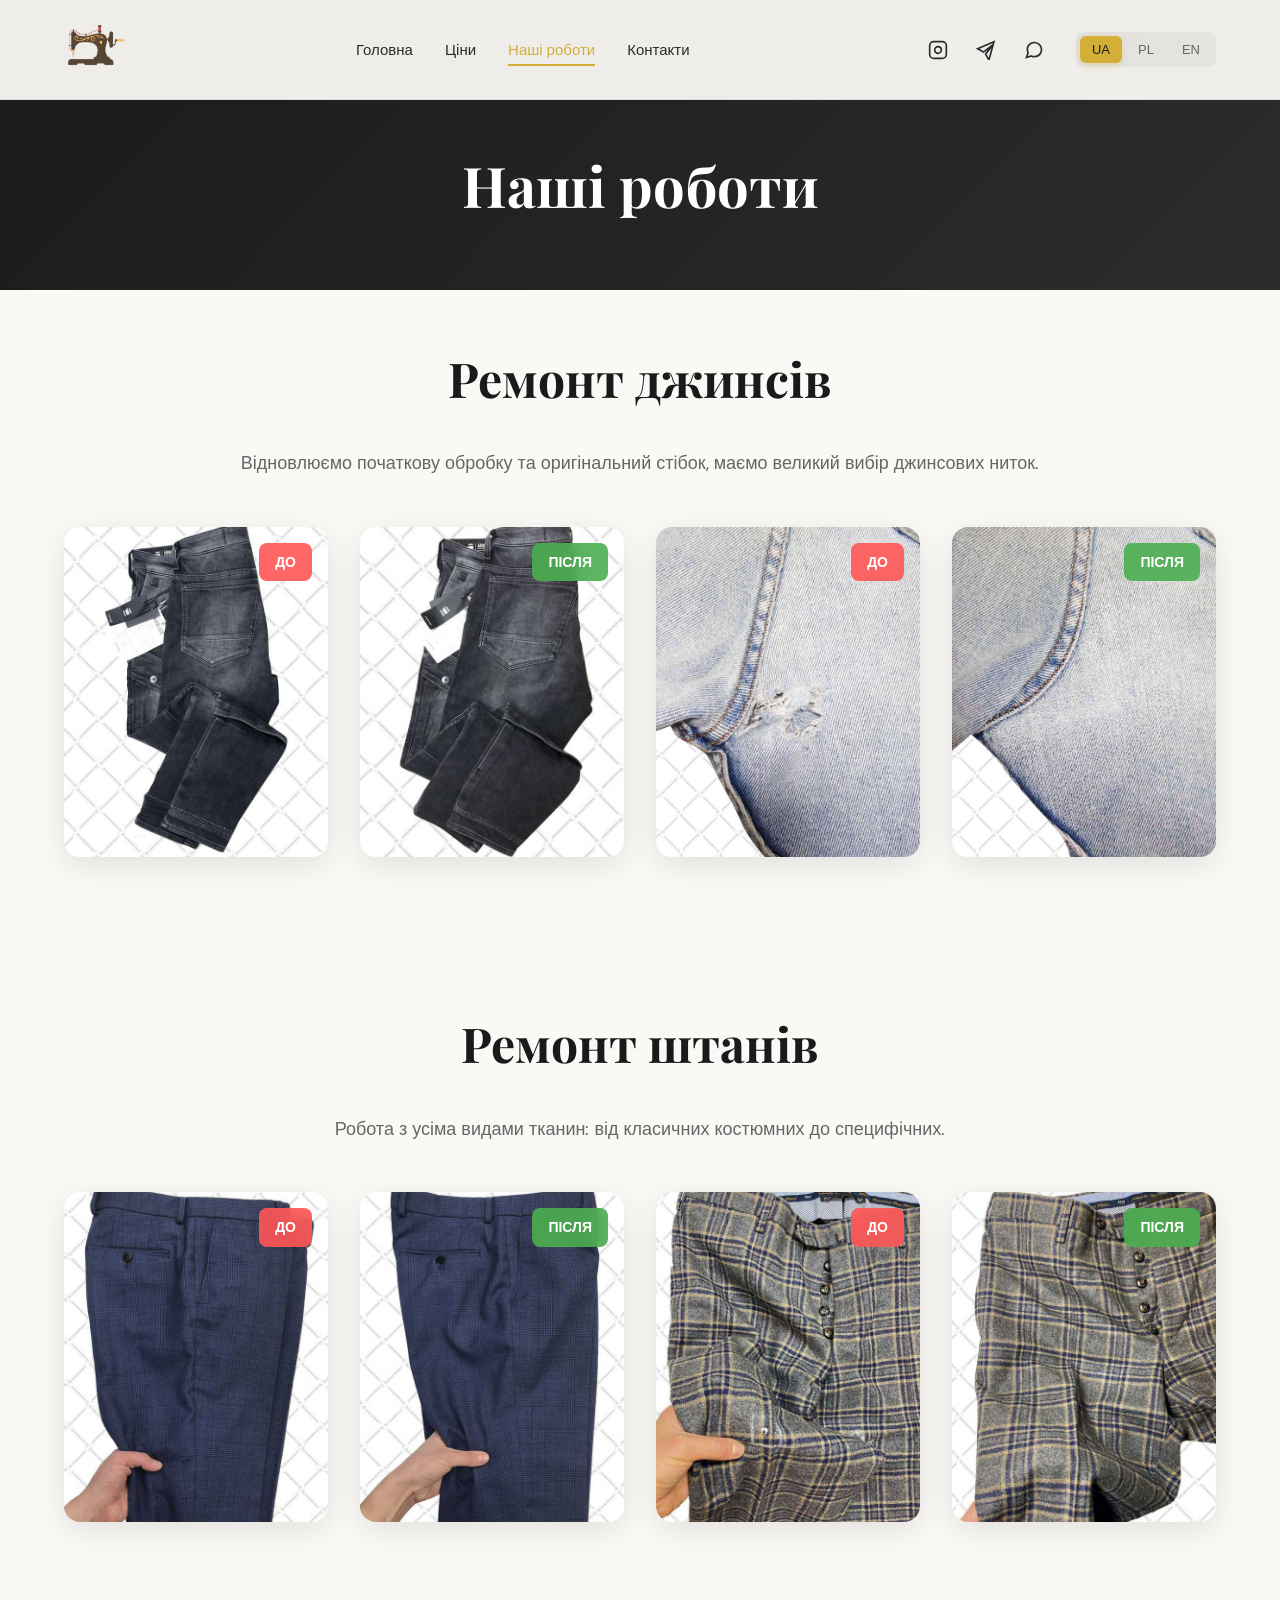
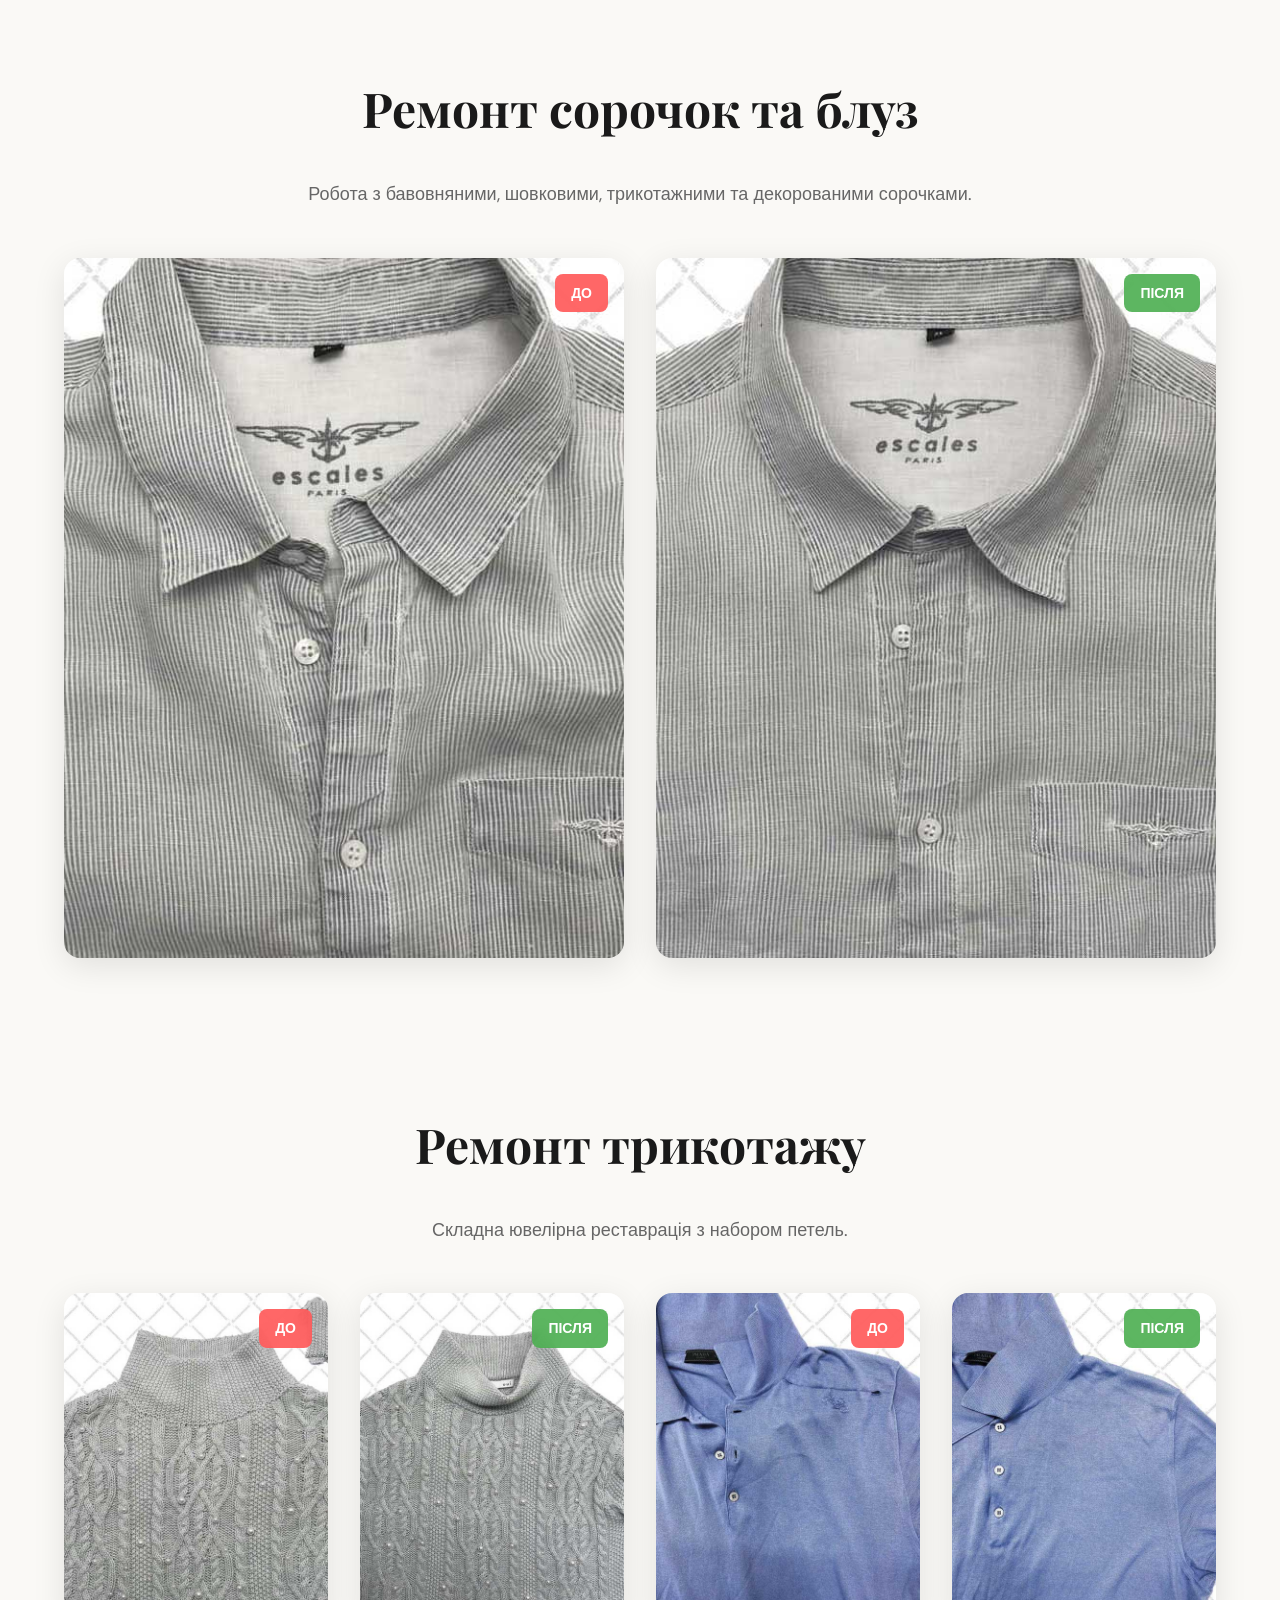
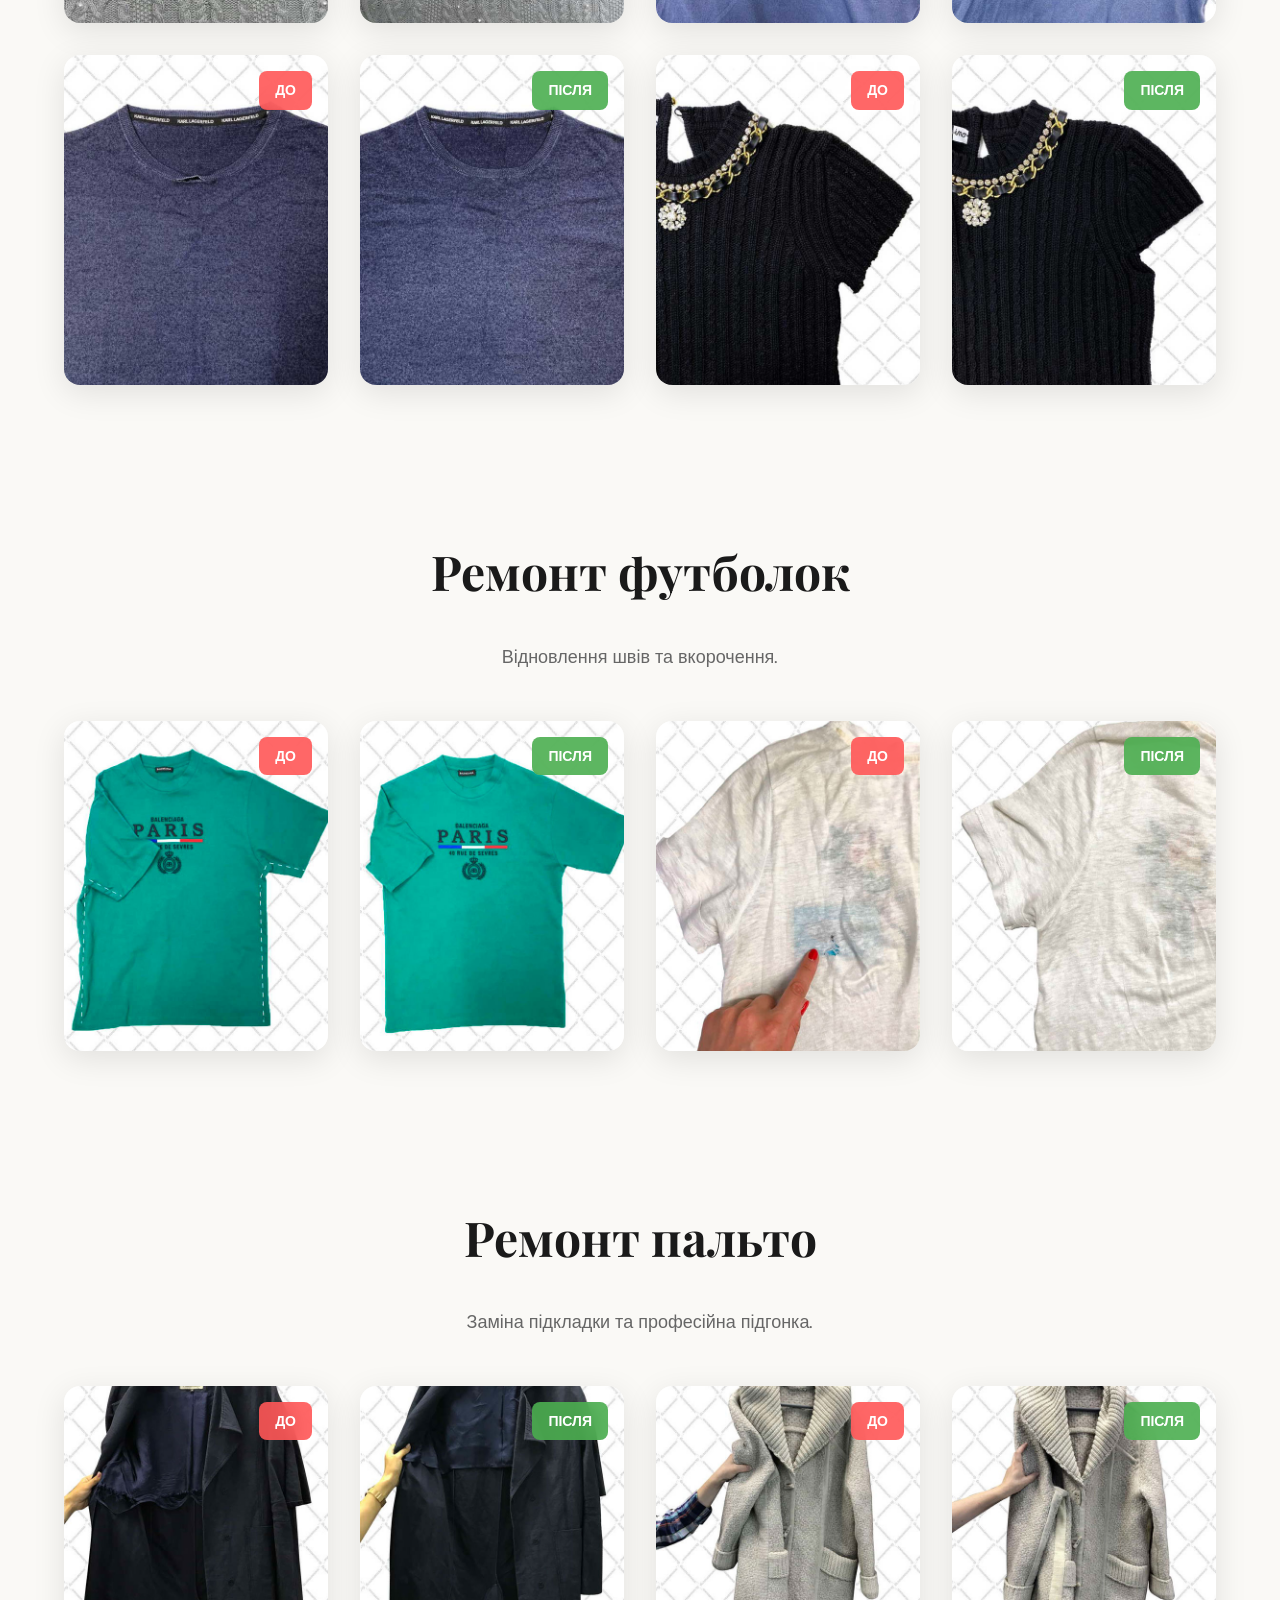
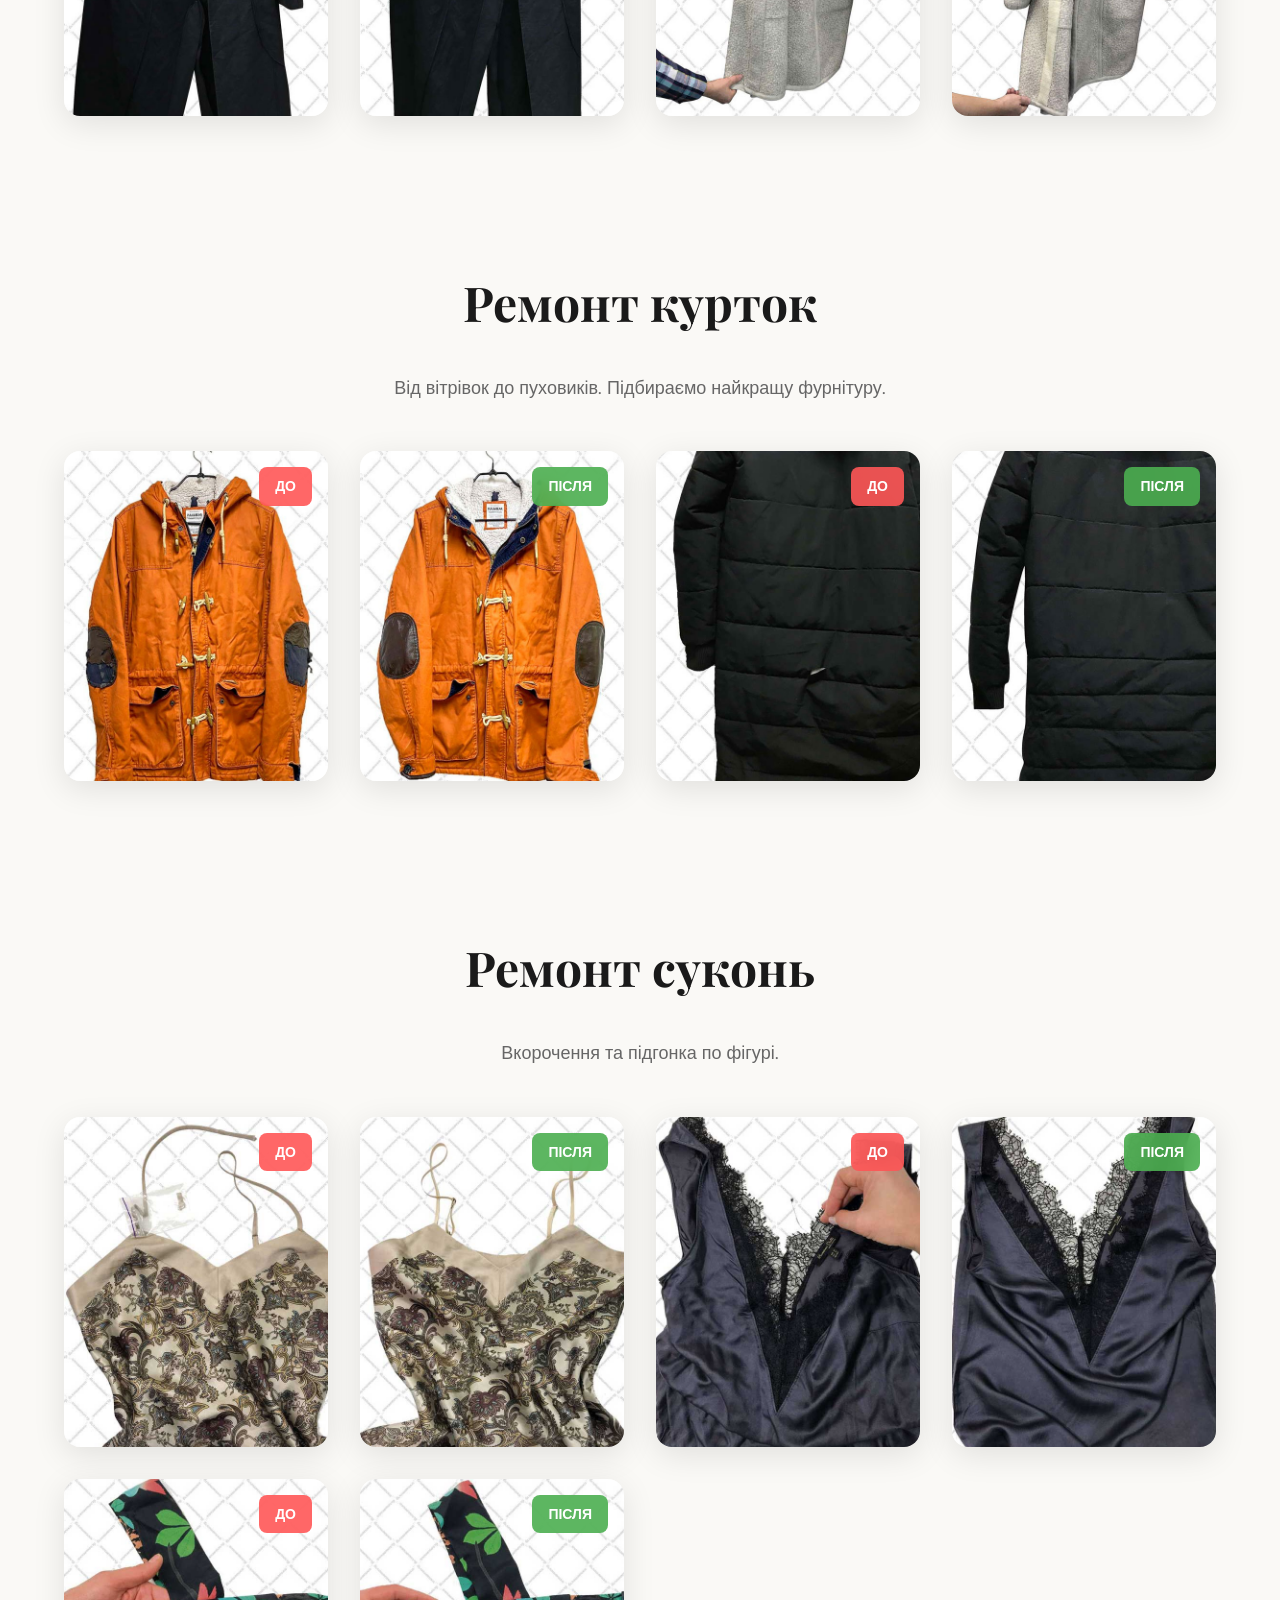
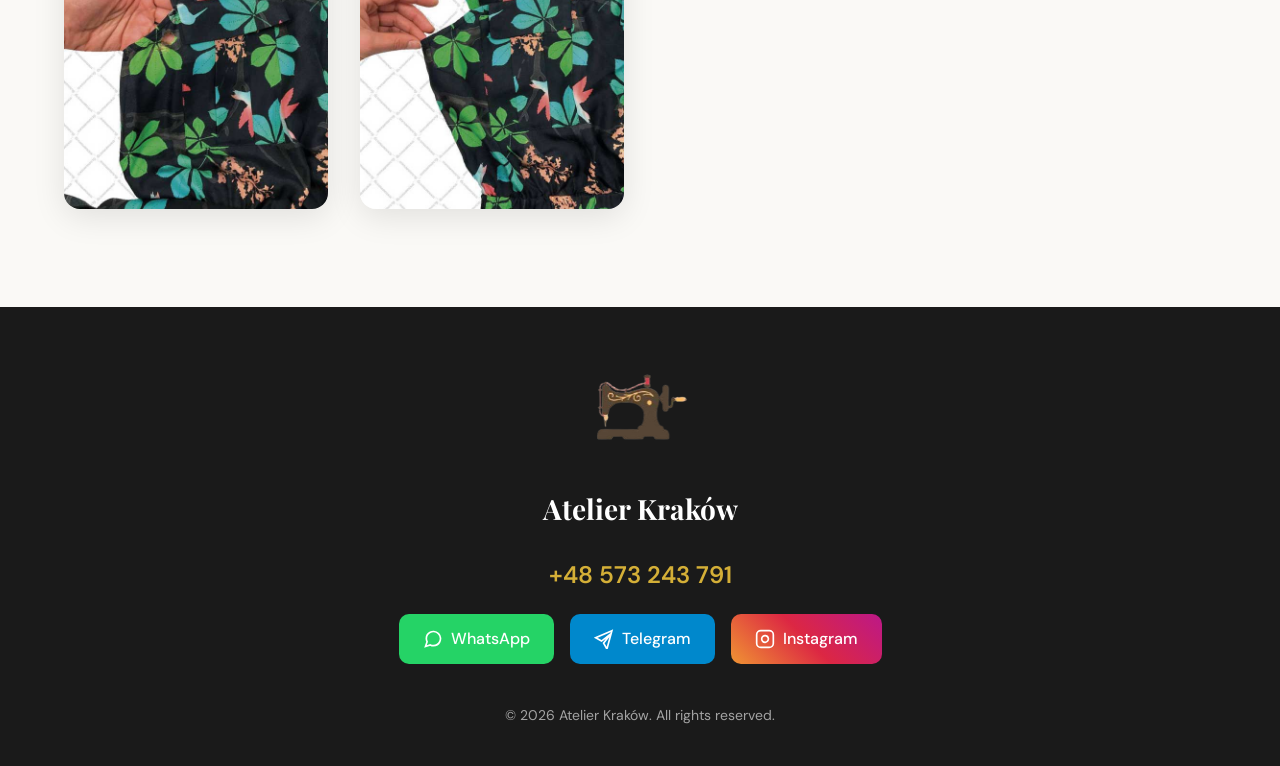
<file: portfolio-new.html>
﻿<!DOCTYPE html>
<html lang="uk">
<head>
    <meta charset="UTF-8">
    <meta name="viewport" content="width=device-width, initial-scale=1.0">
    <meta name="description" content="Професійний ремонт, реставрація та підгонка одягу в Кракові. Якісно, швидко та з турботою про ваші речі.">
    <meta property="og:title" content="Наші роботи | Ательє Краків">
    <meta property="og:description" content="Професійний ремонт, реставрація та підгонка одягу в Кракові. Якісно, швидко та з турботою про ваші речі.">
    <meta property="og:image" content="images/logo_without_fon.png">
    <title>Наші роботи | Ательє Краків</title>
    <link rel="icon" type="image/png" href="images/logo_without_fon.png">
    <link rel="preconnect" href="https://fonts.googleapis.com">
    <link rel="preconnect" href="https://fonts.gstatic.com" crossorigin>
    <link href="https://fonts.googleapis.com/css2?family=Playfair+Display:wght@400;600;700&family=DM+Sans:wght@300;400;500;600&display=swap" rel="stylesheet">
    <link rel="stylesheet" href="styles-new.css">
</head>
<body>
    <header class="header" id="header">
        <div class="container header-content">
            <a href="index.html" class="logo"><img src="images/logo_without_fon.png" alt="Ательє Краків Логотип" style="max-height: 50px;"></a>

            <button class="burger-menu" id="burger-menu" aria-label="Menu">
                <span></span>
                <span></span>
                <span></span>
            </button>

            <nav class="nav" id="nav-menu">
                <a href="index.html" class="nav-link" data-i18n="nav-home">Головна</a>
                <a href="prices-new.html" class="nav-link" data-i18n="nav-prices">Ціни</a>
                <a href="portfolio-new.html" class="nav-link active" data-i18n="nav-portfolio">Наші роботи</a>
                <a href="contacts-new.html" class="nav-link" data-i18n="nav-contacts">Контакти</a>
            </nav>

            <div class="header-right">
                <div class="social-icons">
                    <a href="https://www.instagram.com/atelier_w_krakowie?igsh=amZuOWxjbWwzbDJ6" target="_blank" class="social-icon" aria-label="Instagram">
                        <svg width="20" height="20" viewBox="0 0 24 24" fill="none" stroke="currentColor" stroke-width="2">
                            <rect x="2" y="2" width="20" height="20" rx="5" ry="5"></rect>
                            <path d="M16 11.37A4 4 0 1 1 12.63 8 4 4 0 0 1 16 11.37z"></path>
                            <line x1="17.5" y1="6.5" x2="17.51" y2="6.5"></line>
                        </svg>
                    </a>
                    <a href="https://t.me/Karacheban" target="_blank" class="social-icon" aria-label="Telegram">
                        <svg width="20" height="20" viewBox="0 0 24 24" fill="none" stroke="currentColor" stroke-width="2">
                            <path d="M21.5 2L2 10.5l7 4 11-8.5-8.5 11 4 7L21.5 2z"></path>
                        </svg>
                    </a>
                    <a href="https://wa.me/48573243791" target="_blank" class="social-icon" aria-label="WhatsApp">
                        <svg width="20" height="20" viewBox="0 0 24 24" fill="none" stroke="currentColor" stroke-width="2">
                            <path d="M21 11.5a8.38 8.38 0 0 1-.9 3.8 8.5 8.5 0 0 1-7.6 4.7 8.38 8.38 0 0 1-3.8-.9L3 21l1.9-5.7a8.38 8.38 0 0 1-.9-3.8 8.5 8.5 0 0 1 4.7-7.6 8.38 8.38 0 0 1 3.8-.9h.5a8.48 8.48 0 0 1 8 8v.5z"></path>
                        </svg>
                    </a>
                </div>
                <div class="lang-switcher">
					<button type="button" class="lang-btn active" data-lang="ua">UA</button>
					<button type="button" class="lang-btn" data-lang="pl">PL</button>
					<button type="button" class="lang-btn" data-lang="en">EN</button>
				</div>
            </div>
        </div>
    </header>

    <section class="page-hero"><div class="container"><h1 class="page-title" data-i18n="nav-portfolio">Наші роботи</h1></div></section>

    <section class="portfolio-section" id="jeans">
        <div class="container">
            <h2 class="section-title" data-i18n="port-jeans-title">Ремонт джинсів</h2>
            <p class="portfolio-intro" data-i18n="port-jeans-desc">Відновлюємо початкову обробку та оригінальний стібок, маємо великий вибір джинсових ниток.</p>
            <div class="before-after-grid">
                <div class="before-after-item"><img src="images/jeans_1_before.jpg" alt="до"><div class="before-after-label before" data-i18n="before">До</div></div>
                <div class="before-after-item"><img src="images/jeans_1_after.jpg" alt="після"><div class="before-after-label after" data-i18n="after">Після</div></div>
                <div class="before-after-item"><img src="images/jeans_2_before.jpg" alt="до"><div class="before-after-label before" data-i18n="before">До</div></div>
                <div class="before-after-item"><img src="images/jeans_2_after.jpg" alt="після"><div class="before-after-label after" data-i18n="after">Після</div></div>
            </div>
        </div>
    </section>

    <section class="portfolio-section alt-bg" id="pants">
        <div class="container">
            <h2 class="section-title" data-i18n="port-pants-title">Ремонт штанів</h2>
            <p class="portfolio-intro" data-i18n="port-pants-desc">Робота з усіма видами тканин: від класичних костюмних до специфічних.</p>
            <div class="before-after-grid">
                <div class="before-after-item"><img src="images/trousers_1_before.jpg" alt="до"><div class="before-after-label before" data-i18n="before">До</div></div>
                <div class="before-after-item"><img src="images/trousers_1_after.jpg" alt="після"><div class="before-after-label after" data-i18n="after">Після</div></div>
                <div class="before-after-item"><img src="images/trousers_2_before.jpg" alt="до"><div class="before-after-label before" data-i18n="before">До</div></div>
                <div class="before-after-item"><img src="images/trousers_2_after.jpg" alt="після"><div class="before-after-label after" data-i18n="after">Після</div></div>
            </div>
        </div>
    </section>

    <section class="portfolio-section" id="shirts">
        <div class="container">
            <h2 class="section-title" data-i18n="port-shirts-title">Ремонт сорочок та блуз</h2>
            <p class="portfolio-intro" data-i18n="port-shirts-desc">Робота з бавовняними, шовковими, трикотажними та декорованими сорочками.</p>
            <div class="before-after-grid">
                <div class="before-after-item"><img src="images/shirt_1_before.jpg" alt="до"><div class="before-after-label before" data-i18n="before">До</div></div>
                <div class="before-after-item"><img src="images/shirt_1_after.jpg" alt="після"><div class="before-after-label after" data-i18n="after">Після</div></div>
            </div>
        </div>
    </section>

    <section class="portfolio-section alt-bg" id="knitwear">
        <div class="container">
            <h2 class="section-title" data-i18n="port-knit-title">Ремонт трикотажу</h2>
            <p class="portfolio-intro" data-i18n="port-knit-desc">Складна ювелірна реставрація з набором петель.</p>
            <div class="before-after-grid">
                <div class="before-after-item"><img src="images/knitwear_1_before.jpg" alt="до"><div class="before-after-label before" data-i18n="before">До</div></div>
                <div class="before-after-item"><img src="images/knitwear_1_after.jpg" alt="після"><div class="before-after-label after" data-i18n="after">Після</div></div>
                <div class="before-after-item"><img src="images/knitwear_2_before.jpg" alt="до"><div class="before-after-label before" data-i18n="before">До</div></div>
                <div class="before-after-item"><img src="images/knitwear_2_after.jpg" alt="після"><div class="before-after-label after" data-i18n="after">Після</div></div>
                <div class="before-after-item"><img src="images/knitwear_3_before.jpg" alt="до"><div class="before-after-label before" data-i18n="before">До</div></div>
                <div class="before-after-item"><img src="images/knitwear_3_after.jpg" alt="після"><div class="before-after-label after" data-i18n="after">Після</div></div>
                <div class="before-after-item"><img src="images/knitwear_4_before.jpg" alt="до"><div class="before-after-label before" data-i18n="before">До</div></div>
                <div class="before-after-item"><img src="images/knitwear_4_after.jpg" alt="після"><div class="before-after-label after" data-i18n="after">Після</div></div>
            </div>
        </div>
    </section>

    <section class="portfolio-section" id="tshirts">
        <div class="container">
            <h2 class="section-title" data-i18n="port-tshirts-title">Ремонт футболок</h2>
            <p class="portfolio-intro" data-i18n="port-tshirts-desc">Відновлення швів та вкорочення.</p>
            <div class="before-after-grid">
                <div class="before-after-item"><img src="images/tshirt_1_before.jpg" alt="до"><div class="before-after-label before" data-i18n="before">До</div></div>
                <div class="before-after-item"><img src="images/tshirt_1_after.jpg" alt="після"><div class="before-after-label after" data-i18n="after">Після</div></div>
                <div class="before-after-item"><img src="images/tshirt_2_before.jpg" alt="до"><div class="before-after-label before" data-i18n="before">До</div></div>
                <div class="before-after-item"><img src="images/tshirt_2_after.jpg" alt="після"><div class="before-after-label after" data-i18n="after">Після</div></div>
            </div>
        </div>
    </section>

    <section class="portfolio-section alt-bg" id="coats">
        <div class="container">
            <h2 class="section-title" data-i18n="port-coats-title">Ремонт пальто</h2>
            <p class="portfolio-intro" data-i18n="port-coats-desc">Заміна підкладки та професійна підгонка.</p>
            <div class="before-after-grid">
                <div class="before-after-item"><img src="images/coat_1_before.jpg" alt="до"><div class="before-after-label before" data-i18n="before">До</div></div>
                <div class="before-after-item"><img src="images/coat_1_after.jpg" alt="після"><div class="before-after-label after" data-i18n="after">Після</div></div>
                <div class="before-after-item"><img src="images/coat_3_before.jpg" alt="до"><div class="before-after-label before" data-i18n="before">До</div></div>
                <div class="before-after-item"><img src="images/coat_3_after.jpg" alt="після"><div class="before-after-label after" data-i18n="after">Після</div></div>
            </div>
        </div>
    </section>

    <section class="portfolio-section" id="jackets">
        <div class="container">
            <h2 class="section-title" data-i18n="port-jackets-title">Ремонт курток</h2>
            <p class="portfolio-intro" data-i18n="port-jackets-desc">Від вітрівок до пуховиків. Підбираємо найкращу фурнітуру.</p>
            <div class="before-after-grid">
                <div class="before-after-item"><img src="images/jacket_1_before.jpg" alt="до"><div class="before-after-label before" data-i18n="before">До</div></div>
                <div class="before-after-item"><img src="images/jacket_1_after.jpg" alt="після"><div class="before-after-label after" data-i18n="after">Після</div></div>
                <div class="before-after-item"><img src="images/jacket_3_before.jpg" alt="до"><div class="before-after-label before" data-i18n="before">До</div></div>
                <div class="before-after-item"><img src="images/jacket_3_after.jpg" alt="після"><div class="before-after-label after" data-i18n="after">Після</div></div>
            </div>
        </div>
    </section>

    <section class="portfolio-section alt-bg" id="dresses">
        <div class="container">
            <h2 class="section-title" data-i18n="port-dresses-title">Ремонт суконь</h2>
            <p class="portfolio-intro" data-i18n="port-dresses-desc">Вкорочення та підгонка по фігурі.</p>
            <div class="before-after-grid">
                <div class="before-after-item"><img src="images/dress_1_before.jpg" alt="до"><div class="before-after-label before" data-i18n="before">До</div></div>
                <div class="before-after-item"><img src="images/dress_1_after.jpg" alt="після"><div class="before-after-label after" data-i18n="after">Після</div></div>
                <div class="before-after-item"><img src="images/dress_2_before.jpg" alt="до"><div class="before-after-label before" data-i18n="before">До</div></div>
                <div class="before-after-item"><img src="images/dress_2_after.jpg" alt="після"><div class="before-after-label after" data-i18n="after">Після</div></div>
                <div class="before-after-item"><img src="images/dress_3_before.jpg" alt="до"><div class="before-after-label before" data-i18n="before">До</div></div>
                <div class="before-after-item"><img src="images/dress_3_after.jpg" alt="після"><div class="before-after-label after" data-i18n="after">Після</div></div>
            </div>
        </div>
    </section>

    <footer class="footer">
        <div class="container footer-content">
            <img src="images/logo_without_fon.png" alt="Ательє Краків Логотип" style="max-height: 80px; margin-bottom: 16px;">
            <div class="footer-logo" data-i18n="logo">Atelier Kraków</div>
            <div class="footer-contacts">
                <a href="tel:+48573243791" class="footer-phone">+48 573 243 791</a>
                <div class="footer-social">
                    <a href="https://wa.me/48573243791" target="_blank" class="footer-social-btn whatsapp">
                        <svg width="20" height="20" viewBox="0 0 24 24" fill="none" stroke="currentColor" stroke-width="2">
                            <path d="M21 11.5a8.38 8.38 0 0 1-.9 3.8 8.5 8.5 0 0 1-7.6 4.7 8.38 8.38 0 0 1-3.8-.9L3 21l1.9-5.7a8.38 8.38 0 0 1-.9-3.8 8.5 8.5 0 0 1 4.7-7.6 8.38 8.38 0 0 1 3.8-.9h.5a8.48 8.48 0 0 1 8 8v.5z"></path>
                        </svg>
                        <span>WhatsApp</span>
                    </a>
                    <a href="https://t.me/Karacheban" target="_blank" class="footer-social-btn telegram">
                        <svg width="20" height="20" viewBox="0 0 24 24" fill="none" stroke="currentColor" stroke-width="2">
                            <path d="M21.5 2L2 10.5l7 4 11-8.5-8.5 11 4 7L21.5 2z"></path>
                        </svg>
                        <span>Telegram</span>
                    </a>
                    <a href="https://www.instagram.com/atelier_w_krakowie?igsh=amZuOWxjbWwzbDJ6" target="_blank" class="footer-social-btn instagram">
                        <svg width="20" height="20" viewBox="0 0 24 24" fill="none" stroke="currentColor" stroke-width="2">
                            <rect x="2" y="2" width="20" height="20" rx="5" ry="5"></rect>
                            <path d="M16 11.37A4 4 0 1 1 12.63 8 4 4 0 0 1 16 11.37z"></path>
                            <line x1="17.5" y1="6.5" x2="17.51" y2="6.5"></line>
                        </svg>
                        <span>Instagram</span>
                    </a>
                </div>
            </div>
            <p class="footer-text">&copy; 2026 Atelier Kraków. All rights reserved.</p>
        </div>
    </footer>

    <script src="script-new.js"></script>
</body>
</html>
</file>
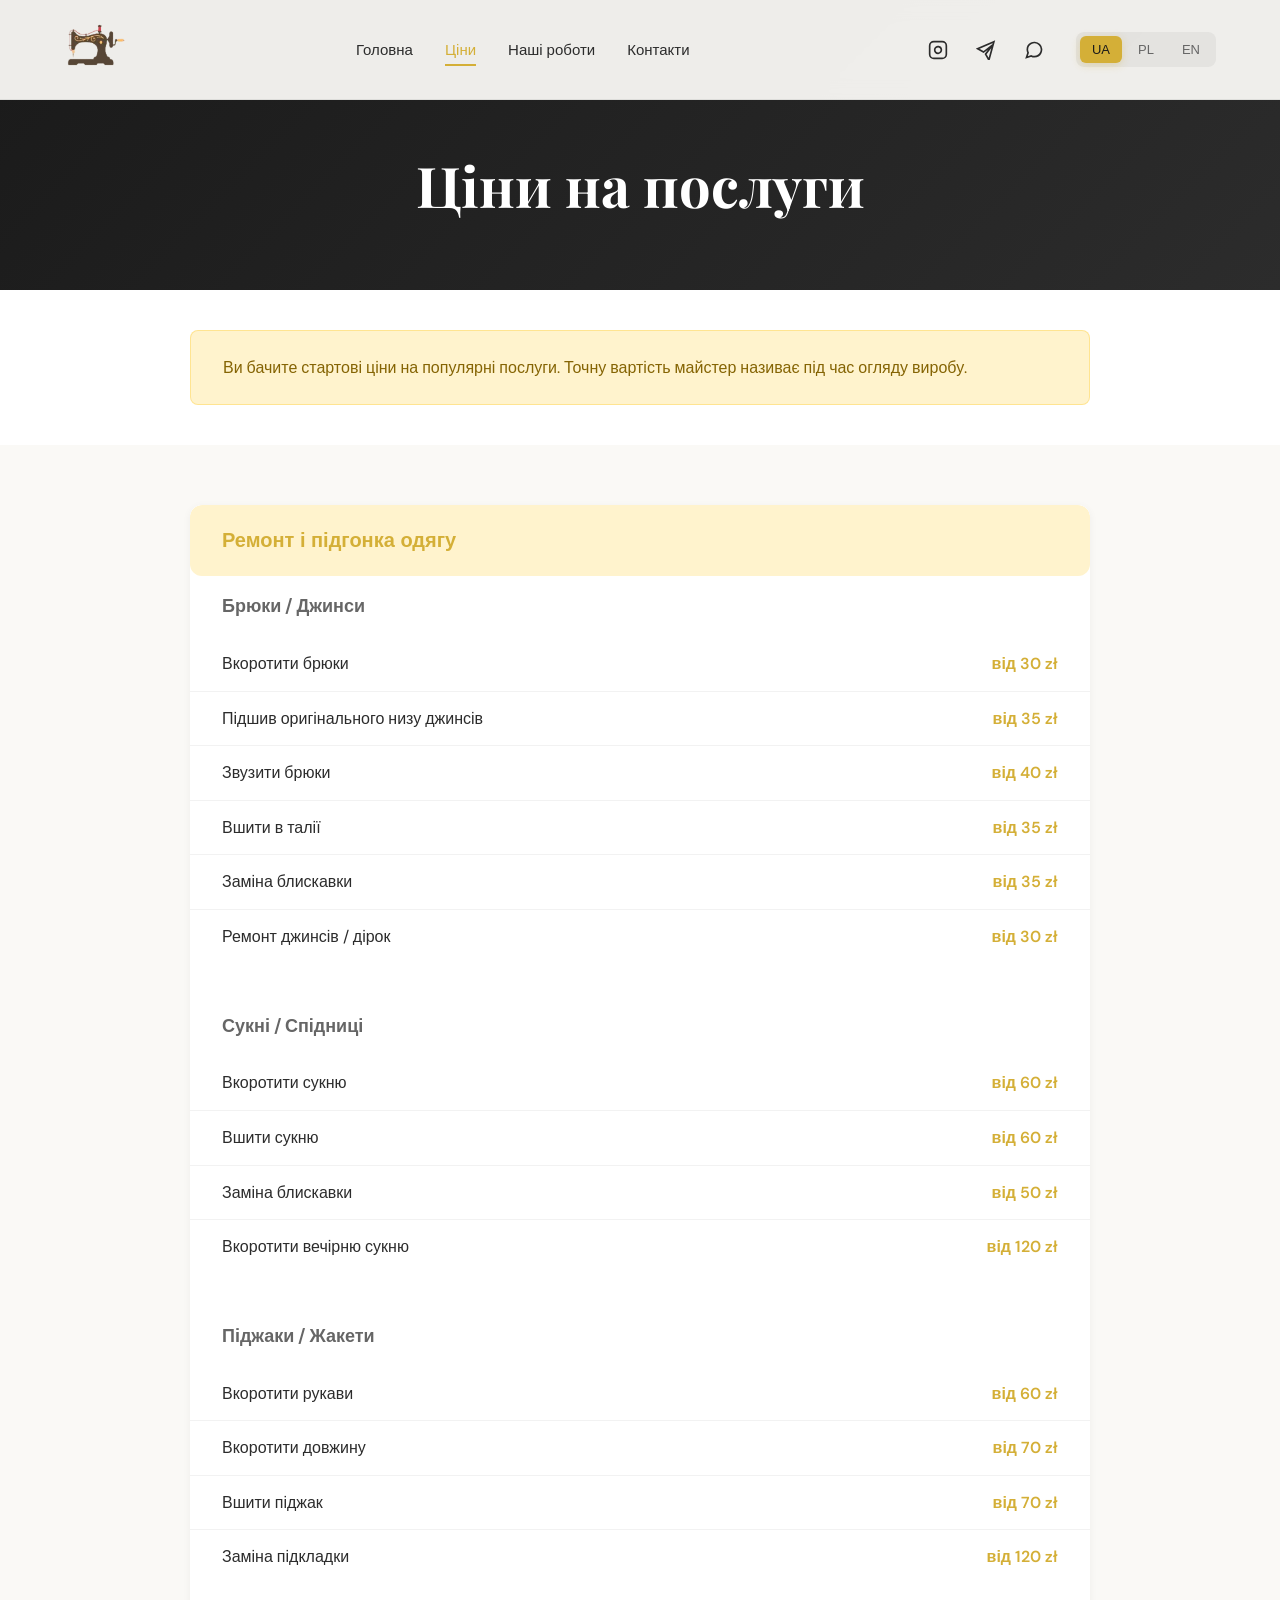
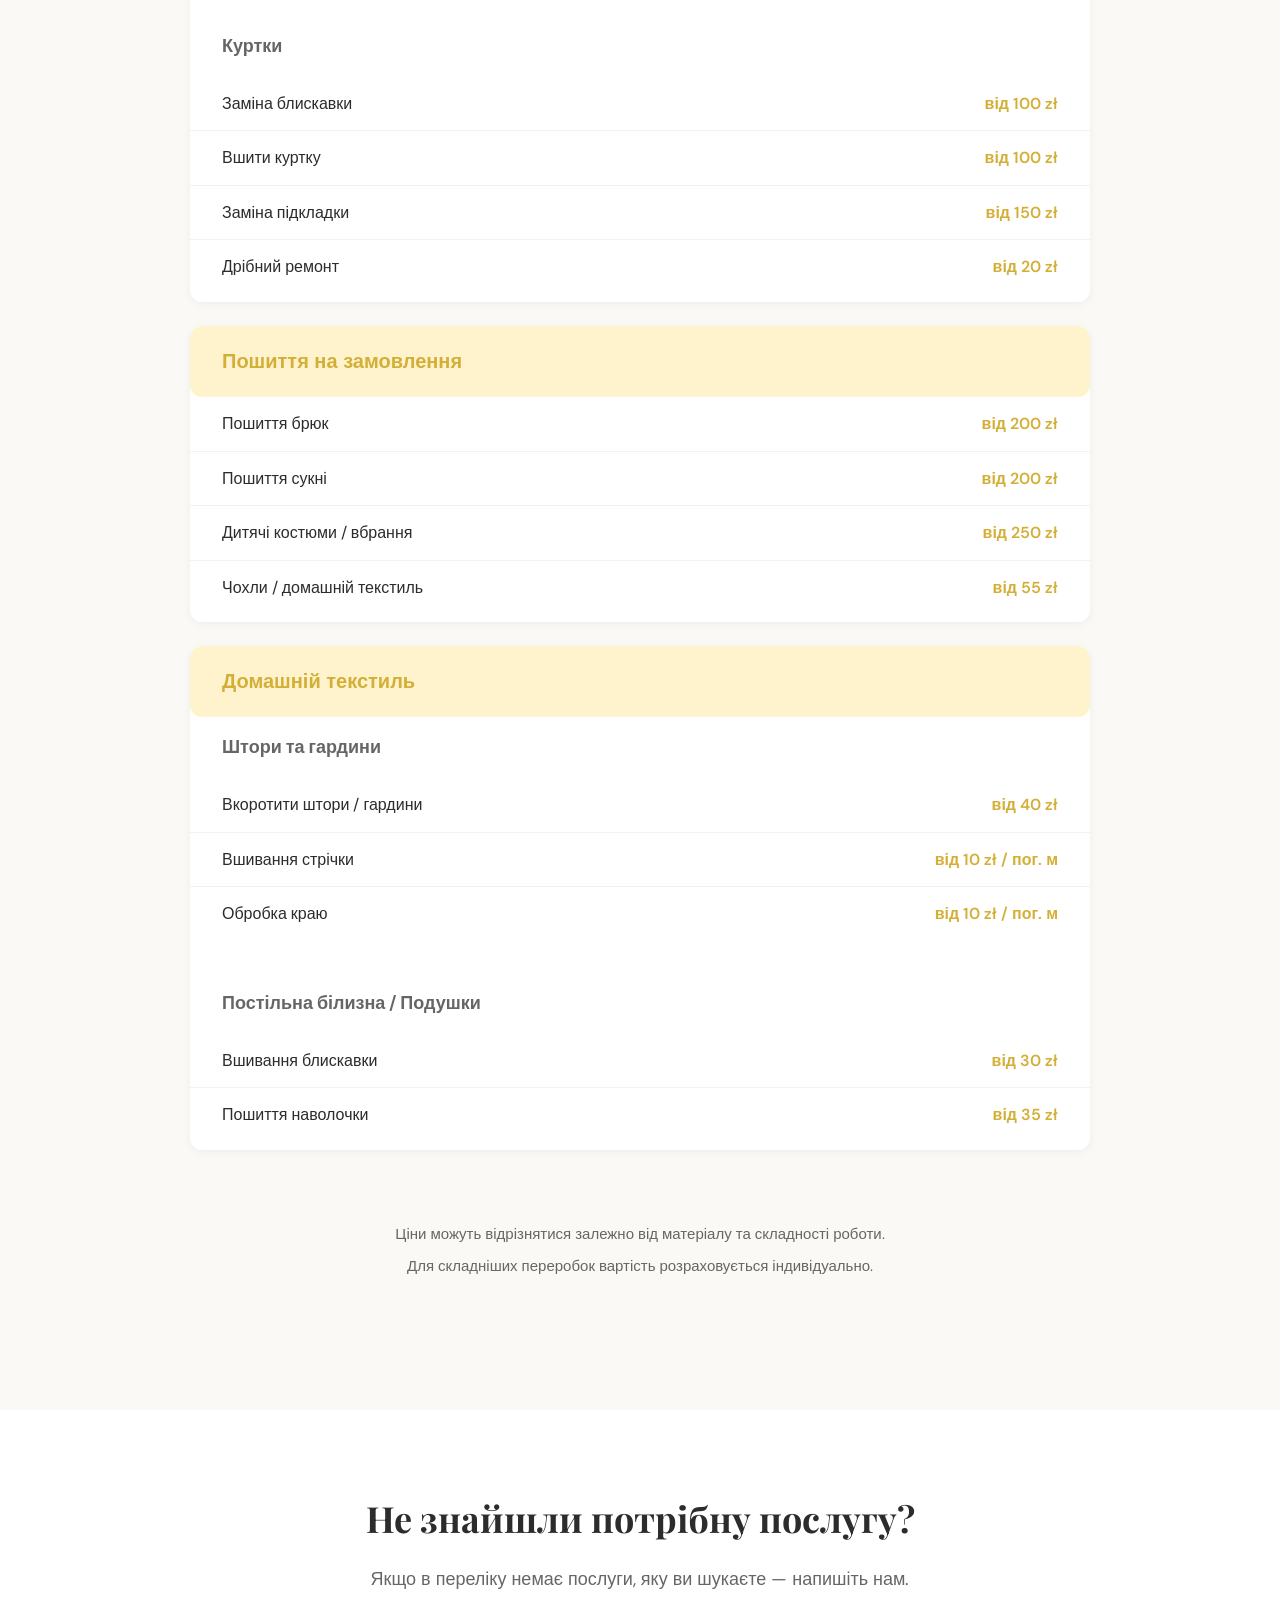
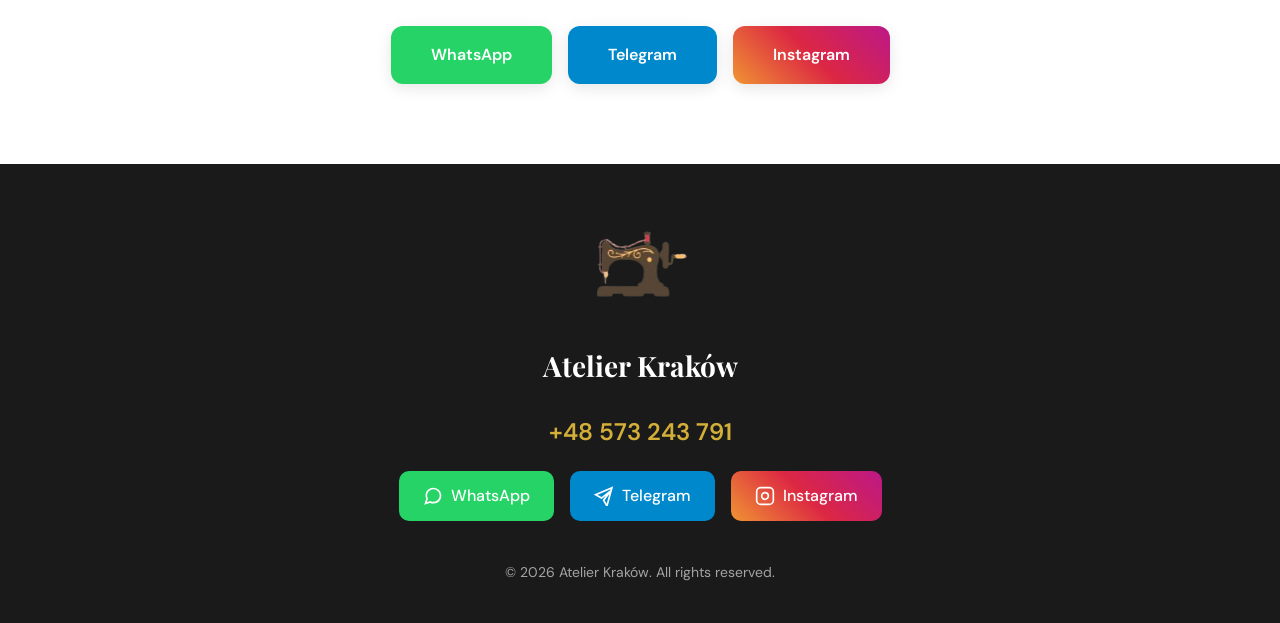
<file: prices-new.html>
﻿<!DOCTYPE html>
<html lang="uk">
<head>
    <meta charset="UTF-8">
    <meta name="viewport" content="width=device-width, initial-scale=1.0">
    <meta name="description" content="Професійний ремонт, реставрація та підгонка одягу в Кракові. Якісно, швидко та з турботою про ваші речі.">
    <meta property="og:title" content="Ціни на ремонт одягу | Ательє Краків">
    <meta property="og:description" content="Професійний ремонт, реставрація та підгонка одягу в Кракові. Якісно, швидко та з турботою про ваші речі.">
    <meta property="og:image" content="images/logo_without_fon.png">
    <title>Ціни на ремонт одягу | Ательє Краків</title>
    <link rel="icon" type="image/png" href="images/logo_without_fon.png">
    <link rel="preconnect" href="https://fonts.googleapis.com">
    <link rel="preconnect" href="https://fonts.gstatic.com" crossorigin>
    <link href="https://fonts.googleapis.com/css2?family=Playfair+Display:wght@400;600;700&family=DM+Sans:wght@300;400;500;600&display=swap" rel="stylesheet">
    <link rel="stylesheet" href="styles-new.css">
</head>
<body>
    <header class="header" id="header">
        <div class="container header-content">
            <a href="index.html" class="logo"><img src="images/logo_without_fon.png" alt="Ательє Краків Логотип" style="max-height: 50px;"></a>

            <button class="burger-menu" id="burger-menu" aria-label="Menu">
                <span></span>
                <span></span>
                <span></span>
            </button>

            <nav class="nav" id="nav-menu">
                <a href="index.html" class="nav-link" data-i18n="nav-home">Головна</a>
                <a href="prices-new.html" class="nav-link active" data-i18n="nav-prices">Ціни</a>
                <a href="portfolio-new.html" class="nav-link" data-i18n="nav-portfolio">Наші роботи</a>
                <a href="contacts-new.html" class="nav-link" data-i18n="nav-contacts">Контакти</a>
            </nav>

            <div class="header-right">
                <div class="social-icons">
                    <a href="https://www.instagram.com/atelier_w_krakowie?igsh=amZuOWxjbWwzbDJ6" target="_blank" class="social-icon" aria-label="Instagram">
                        <svg width="20" height="20" viewBox="0 0 24 24" fill="none" stroke="currentColor" stroke-width="2">
                            <rect x="2" y="2" width="20" height="20" rx="5" ry="5"></rect>
                            <path d="M16 11.37A4 4 0 1 1 12.63 8 4 4 0 0 1 16 11.37z"></path>
                            <line x1="17.5" y1="6.5" x2="17.51" y2="6.5"></line>
                        </svg>
                    </a>
                    <a href="https://t.me/Karacheban" target="_blank" class="social-icon" aria-label="Telegram">
                        <svg width="20" height="20" viewBox="0 0 24 24" fill="none" stroke="currentColor" stroke-width="2">
                            <path d="M21.5 2L2 10.5l7 4 11-8.5-8.5 11 4 7L21.5 2z"></path>
                        </svg>
                    </a>
                    <a href="https://wa.me/48573243791" target="_blank" class="social-icon" aria-label="WhatsApp">
                        <svg width="20" height="20" viewBox="0 0 24 24" fill="none" stroke="currentColor" stroke-width="2">
                            <path d="M21 11.5a8.38 8.38 0 0 1-.9 3.8 8.5 8.5 0 0 1-7.6 4.7 8.38 8.38 0 0 1-3.8-.9L3 21l1.9-5.7a8.38 8.38 0 0 1-.9-3.8 8.5 8.5 0 0 1 4.7-7.6 8.38 8.38 0 0 1 3.8-.9h.5a8.48 8.48 0 0 1 8 8v.5z"></path>
                        </svg>
                    </a>
                </div>
                <div class="lang-switcher">
					<button type="button" class="lang-btn active" data-lang="ua">UA</button>
					<button type="button" class="lang-btn" data-lang="pl">PL</button>
					<button type="button" class="lang-btn" data-lang="en">EN</button>
				</div>
            </div>
        </div>
    </header>

    <section class="page-hero">
        <div class="container"><h1 class="page-title" data-i18n="prices-page-title">Ціни на послуги</h1></div>
    </section>

    <section class="disclaimer">
        <div class="container">
            <div class="disclaimer-box">
                <p data-i18n="prices-disclaimer">Ви бачите стартові ціни на популярні послуги. Точну вартість майстер називає під час огляду виробу.</p>
            </div>
        </div>
    </section>

    <section class="prices-section">
        <div class="container">
            <div class="accordion">
                <!-- Категорія 1: Ремонт і підгонка одягу -->
                <div class="accordion-item active">
                    <button type="button" class="accordion-header"><span data-i18n="prices-cat-1">Ремонт і підгонка одягу</span></button>
                    <div class="accordion-content">
                        <h4 class="price-subcategory" data-i18n="prices-subcat-1-1">Брюки / Джинси</h4>
                        <table class="price-table">
                            <tbody>
                                <tr><td data-i18n="price-1-1-1">Вкоротити брюки</td><td data-i18n="price-1-1-1-val">від 30 zł</td></tr>
                                <tr><td data-i18n="price-1-1-2">Підшив оригінального низу джинсів</td><td data-i18n="price-1-1-2-val">від 35 zł</td></tr>
                                <tr><td data-i18n="price-1-1-3">Звузити брюки</td><td data-i18n="price-1-1-3-val">від 40 zł</td></tr>
                                <tr><td data-i18n="price-1-1-4">Вшити в талії</td><td data-i18n="price-1-1-4-val">від 35 zł</td></tr>
                                <tr><td data-i18n="price-1-1-5">Заміна блискавки</td><td data-i18n="price-1-1-5-val">від 35 zł</td></tr>
                                <tr><td data-i18n="price-1-1-6">Ремонт джинсів / дірок</td><td data-i18n="price-1-1-6-val">від 30 zł</td></tr>
                            </tbody>
                        </table>

                        <h4 class="price-subcategory" data-i18n="prices-subcat-1-2">Сукні / Спідниці</h4>
                        <table class="price-table">
                            <tbody>
                                <tr><td data-i18n="price-1-2-1">Вкоротити сукню</td><td data-i18n="price-1-2-1-val">від 60 zł</td></tr>
                                <tr><td data-i18n="price-1-2-2">Вшити сукню</td><td data-i18n="price-1-2-2-val">від 60 zł</td></tr>
                                <tr><td data-i18n="price-1-2-3">Заміна блискавки</td><td data-i18n="price-1-2-3-val">від 50 zł</td></tr>
                                <tr><td data-i18n="price-1-2-4">Вкоротити вечірню сукню</td><td data-i18n="price-1-2-4-val">від 120 zł</td></tr>
                            </tbody>
                        </table>

                        <h4 class="price-subcategory" data-i18n="prices-subcat-1-3">Піджаки / Жакети</h4>
                        <table class="price-table">
                            <tbody>
                                <tr><td data-i18n="price-1-3-1">Вкоротити рукави</td><td data-i18n="price-1-3-1-val">від 60 zł</td></tr>
                                <tr><td data-i18n="price-1-3-2">Вкоротити довжину</td><td data-i18n="price-1-3-2-val">від 70 zł</td></tr>
                                <tr><td data-i18n="price-1-3-3">Вшити піджак</td><td data-i18n="price-1-3-3-val">від 70 zł</td></tr>
                                <tr><td data-i18n="price-1-3-4">Заміна підкладки</td><td data-i18n="price-1-3-4-val">від 120 zł</td></tr>
                            </tbody>
                        </table>

                        <h4 class="price-subcategory" data-i18n="prices-subcat-1-4">Куртки</h4>
                        <table class="price-table">
                            <tbody>
                                <tr><td data-i18n="price-1-4-1">Заміна блискавки</td><td data-i18n="price-1-4-1-val">від 100 zł</td></tr>
                                <tr><td data-i18n="price-1-4-2">Вшити куртку</td><td data-i18n="price-1-4-2-val">від 100 zł</td></tr>
                                <tr><td data-i18n="price-1-4-3">Заміна підкладки</td><td data-i18n="price-1-4-3-val">від 150 zł</td></tr>
                                <tr><td data-i18n="price-1-4-4">Дрібний ремонт</td><td data-i18n="price-1-4-4-val">від 20 zł</td></tr>
                            </tbody>
                        </table>
                    </div>
                </div>

                <!-- Категорія 2: Пошиття на замовлення -->
                <div class="accordion-item active">
                    <button type="button" class="accordion-header"><span data-i18n="prices-cat-2">Пошиття на замовлення</span></button>
                    <div class="accordion-content">
                        <table class="price-table">
                            <tbody>
                                <tr><td data-i18n="price-2-1">Пошиття брюк</td><td data-i18n="price-2-1-val">від 200 zł</td></tr>
                                <tr><td data-i18n="price-2-2">Пошиття сукні</td><td data-i18n="price-2-2-val">від 200 zł</td></tr>
                                <tr><td data-i18n="price-2-3">Дитячі костюми / вбрання</td><td data-i18n="price-2-3-val">від 250 zł</td></tr>
                                <tr><td data-i18n="price-2-4">Чохли / домашній текстиль</td><td data-i18n="price-2-4-val">від 55 zł</td></tr>
                            </tbody>
                        </table>
                    </div>
                </div>

                <!-- Категорія 3: Домашній текстиль -->
                <div class="accordion-item active">
                    <button type="button" class="accordion-header"><span data-i18n="prices-cat-3">Домашній текстиль</span></button>
                    <div class="accordion-content">
                        <h4 class="price-subcategory" data-i18n="prices-subcat-3-1">Штори та гардини</h4>
                        <table class="price-table">
                            <tbody>
                                <tr><td data-i18n="price-3-1-1">Вкоротити штори / гардини</td><td data-i18n="price-3-1-1-val">від 40 zł</td></tr>
                                <tr><td data-i18n="price-3-1-2">Вшивання стрічки</td><td data-i18n="price-3-1-2-val">від 10 zł / пог. м</td></tr>
                                <tr><td data-i18n="price-3-1-3">Обробка краю</td><td data-i18n="price-3-1-3-val">від 10 zł / пог. м</td></tr>
                            </tbody>
                        </table>

                        <h4 class="price-subcategory" data-i18n="prices-subcat-3-2">Постільна білизна / Подушки</h4>
                        <table class="price-table">
                            <tbody>
                                <tr><td data-i18n="price-3-2-1">Вшивання блискавки</td><td data-i18n="price-3-2-1-val">від 30 zł</td></tr>
                                <tr><td data-i18n="price-3-2-2">Пошиття наволочки</td><td data-i18n="price-3-2-2-val">від 35 zł</td></tr>
                            </tbody>
                        </table>
                    </div>
                </div>
            </div>

            <!-- Додаткова інформація -->
            <div class="price-note">
                <p data-i18n="prices-note-1">Ціни можуть відрізнятися залежно від матеріалу та складності роботи.</p>
                <p data-i18n="prices-note-2">Для складніших переробок вартість розраховується індивідуально.</p>
            </div>
        </div>
    </section>

    <section class="cta-section not-found-block">
        <div class="container">
            <div class="cta-box">
                <h2 data-i18n="prices-cta-title">Не знайшли потрібну послугу?</h2>
                <p data-i18n="prices-cta-text">Якщо в переліку немає послуги, яку ви шукаєте — напишіть нам.</p>
                <div class="cta-buttons">
                    <a href="https://wa.me/48573243791" class="cta-button primary whatsapp">WhatsApp</a>
                    <a href="https://t.me/Karacheban" class="cta-button secondary telegram">Telegram</a>
                    <a href="https://www.instagram.com/atelier_w_krakowie?igsh=amZuOWxjbWwzbDJ6" class="cta-button secondary instagram">Instagram</a>
                </div>
            </div>
        </div>
    </section>

    <footer class="footer">
        <div class="container footer-content">
            <img src="images/logo_without_fon.png" alt="Ательє Краків Логотип" style="max-height: 80px; margin-bottom: 16px;">
            <div class="footer-logo" data-i18n="logo">Atelier Kraków</div>
            <div class="footer-contacts">
                <a href="tel:+48573243791" class="footer-phone">+48 573 243 791</a>
                <div class="footer-social">
                    <a href="https://wa.me/48573243791" target="_blank" class="footer-social-btn whatsapp">
                        <svg width="20" height="20" viewBox="0 0 24 24" fill="none" stroke="currentColor" stroke-width="2">
                            <path d="M21 11.5a8.38 8.38 0 0 1-.9 3.8 8.5 8.5 0 0 1-7.6 4.7 8.38 8.38 0 0 1-3.8-.9L3 21l1.9-5.7a8.38 8.38 0 0 1-.9-3.8 8.5 8.5 0 0 1 4.7-7.6 8.38 8.38 0 0 1 3.8-.9h.5a8.48 8.48 0 0 1 8 8v.5z"></path>
                        </svg>
                        <span>WhatsApp</span>
                    </a>
                    <a href="https://t.me/Karacheban" target="_blank" class="footer-social-btn telegram">
                        <svg width="20" height="20" viewBox="0 0 24 24" fill="none" stroke="currentColor" stroke-width="2">
                            <path d="M21.5 2L2 10.5l7 4 11-8.5-8.5 11 4 7L21.5 2z"></path>
                        </svg>
                        <span>Telegram</span>
                    </a>
                    <a href="https://www.instagram.com/atelier_w_krakowie?igsh=amZuOWxjbWwzbDJ6" target="_blank" class="footer-social-btn instagram">
                        <svg width="20" height="20" viewBox="0 0 24 24" fill="none" stroke="currentColor" stroke-width="2">
                            <rect x="2" y="2" width="20" height="20" rx="5" ry="5"></rect>
                            <path d="M16 11.37A4 4 0 1 1 12.63 8 4 4 0 0 1 16 11.37z"></path>
                            <line x1="17.5" y1="6.5" x2="17.51" y2="6.5"></line>
                        </svg>
                        <span>Instagram</span>
                    </a>
                </div>
            </div>
            <p class="footer-text">&copy; 2026 Atelier Kraków. All rights reserved.</p>
        </div>
    </footer>

    <script src="script-new.js"></script>
</body>
</html>
</file>
<file: styles-new.css>
﻿/* Global Styles */
* { margin: 0; padding: 0; box-sizing: border-box; }

:root {
    --primary-dark: #1A1A1A;
    --secondary-bg: #FAF9F6;
    --accent-gold: #D4AF37;
    --accent-gold-dark: #B8941F;
    --text-dark: #2C2C2C;
    --text-light: #666666;
    --white: #FFFFFF;
    --transition-smooth: cubic-bezier(0.4, 0, 0.2, 1);
    --transition-ease-out: cubic-bezier(0.23, 1, 0.32, 1);
}

html { scroll-behavior: smooth; }

body {
    font-family: 'DM Sans', sans-serif;
    color: var(--text-dark);
    background-color: var(--secondary-bg);
    line-height: 1.6;
    overflow-x: hidden;
    overflow-y: auto;
}

.container { max-width: 1200px; margin: 0 auto; padding: 0 24px; }

/* Header */
.header {
    position: fixed; top: 0; left: 0; right: 0; z-index: 1000;
    background: rgba(250, 249, 246, 0.95);
    backdrop-filter: blur(10px);
    border-bottom: 1px solid rgba(26, 26, 26, 0.08);
}

.header-content { display: flex; align-items: center; justify-content: space-between; padding: 20px 24px; }

.logo {
    font-family: 'Playfair Display', serif;
    font-size: 24px; font-weight: 700;
    color: var(--primary-dark);
    text-decoration: none;
}

.burger-menu {
    display: none; flex-direction: column; gap: 5px;
    background: none; border: none; cursor: pointer; padding: 8px;
}

.burger-menu span {
    width: 25px; height: 3px;
    background: var(--primary-dark);
    border-radius: 3px;
    transition: all 0.3s;
}

.burger-menu.active span:nth-child(1) { transform: rotate(45deg) translate(8px, 8px); }
.burger-menu.active span:nth-child(2) { opacity: 0; }
.burger-menu.active span:nth-child(3) { transform: rotate(-45deg) translate(7px, -7px); }

.nav { display: flex; gap: 32px; }

.nav-link {
    color: var(--text-dark);
    text-decoration: none;
    font-weight: 500; font-size: 15px;
    position: relative;
    transition: color 0.3s;
}

.nav-link::after {
    content: '';
    position: absolute; bottom: -4px; left: 0;
    width: 100%; height: 2px;
    background: var(--accent-gold);
    transform: scaleX(0);
    transform-origin: left;
    transition: transform 0.3s var(--transition-ease-out);
}

.nav-link:hover::after, .nav-link.active::after {
    transform: scaleX(1);
}

.nav-link:hover, .nav-link.active {
    color: var(--accent-gold);
}

.header-right { display: flex; align-items: center; gap: 24px; }

.social-icons { display: flex; gap: 12px; }

.social-icon {
    width: 36px; height: 36px;
    display: flex; align-items: center; justify-content: center;
    color: var(--text-dark);
    border-radius: 50%;
    transition: all 0.3s;
}

.social-icon:hover {
    color: var(--accent-gold);
    background: rgba(212, 175, 55, 0.1);
    transform: translateY(-2px);
}

.lang-switcher {
    display: flex; gap: 4px;
    background: rgba(26, 26, 26, 0.05);
    padding: 4px; border-radius: 8px;
}

.lang-btn {
    padding: 6px 12px; border: none;
    background: transparent;
    color: var(--text-light);
    font-weight: 500; font-size: 13px;
    cursor: pointer; border-radius: 6px;
    transition: all 0.3s;
}

.lang-btn:hover { background: rgba(26, 26, 26, 0.08); color: var(--text-dark); }

.lang-btn.active {
    background: var(--accent-gold);
    color: var(--primary-dark);
    box-shadow: 0 2px 8px rgba(212, 175, 55, 0.3);
}

/* Hero */
.hero {
    position: relative; min-height: 100vh;
    display: flex; align-items: center; justify-content: center;
    background-image: url('images/baner.jpg');
    background-size: cover; background-position: center; background-repeat: no-repeat;
}

.hero-overlay {
    position: absolute; inset: 0;
    background: linear-gradient(rgba(0, 0, 0, 0.6), rgba(0, 0, 0, 0.6));
}

.hero-content {
    position: relative; z-index: 10;
    text-align: center; max-width: 900px; padding: 40px 24px;
}

.hero-title {
    font-family: 'Playfair Display', serif;
    font-size: clamp(40px, 6vw, 72px);
    font-weight: 700; color: var(--white);
    margin-bottom: 24px; line-height: 1.1;
}

.hero-subtitle {
    font-size: clamp(16px, 2vw, 20px);
    color: rgba(255, 255, 255, 0.9);
    margin-bottom: 40px; line-height: 1.7;
}

.hero-buttons { display: flex; gap: 16px; justify-content: center; flex-wrap: wrap; }

.cta-button {
    display: inline-flex; align-items: center;
    padding: 16px 40px; text-decoration: none;
    font-weight: 600; font-size: 16px;
    border-radius: 12px; transition: all 0.4s;
}

.cta-button.primary {
    background: linear-gradient(135deg, var(--accent-gold) 0%, #C9A02C 100%);
    color: var(--primary-dark);
    box-shadow: 0 8px 24px rgba(212, 175, 55, 0.3);
}

.cta-button.primary:hover {
    transform: translateY(-2px) scale(1.02);
    box-shadow: 0 12px 32px rgba(212, 175, 55, 0.4);
}

.cta-button.secondary {
    background: transparent;
    color: var(--white);
    border: 2px solid var(--white);
}

.cta-button.secondary:hover {
    background: var(--white);
    color: var(--primary-dark);
    transform: translateY(-2px);
}

/* Page Hero */
.page-hero {
    padding: 140px 0 60px;
    background: linear-gradient(135deg, var(--primary-dark) 0%, #2C2C2C 100%);
    text-align: center;
}

.page-title {
    font-family: 'Playfair Display', serif;
    font-size: clamp(36px, 5vw, 56px);
    font-weight: 700; color: var(--white);
}

.section-title {
    font-family: 'Playfair Display', serif;
    font-size: clamp(32px, 4vw, 48px);
    font-weight: 700; text-align: center;
    color: var(--primary-dark);
    margin-bottom: 48px;
}

/* About */
.about { padding: 100px 0; background: var(--white); }
.about-content { max-width: 800px; margin: 0 auto; }
.about-content p { font-size: 18px; line-height: 1.8; color: var(--text-light); margin-bottom: 24px; }

/* Services */
.services { padding: 100px 0; background: var(--secondary-bg); }
.services-grid { display: grid; grid-template-columns: repeat(auto-fit, minmax(280px, 1fr)); gap: 32px; }

.service-card {
    background: var(--white);
    padding: 40px 24px; border-radius: 16px;
    text-align: center; transition: all 0.4s;
    box-shadow: 0 4px 16px rgba(0, 0, 0, 0.05);
}

.service-card:hover { transform: translateY(-8px); box-shadow: 0 12px 40px rgba(0, 0, 0, 0.1); }
.service-icon { font-size: 48px; margin-bottom: 16px; }
.service-title { font-family: 'Playfair Display', serif; font-size: 22px; font-weight: 600; margin-bottom: 12px; }
.service-desc { color: var(--text-light); font-size: 15px; }

/* Prices */
.disclaimer { padding: 40px 0; background: var(--white); }
.disclaimer-box {
    max-width: 900px; margin: 0 auto;
    padding: 24px 32px; background: #FFF3CD;
    border-radius: 8px; display: flex; gap: 16px; align-items: center;
    border: 1px solid rgba(255, 193, 7, 0.3);
}

.disclaimer-box svg { flex-shrink: 0; color: #FFC107; }
.disclaimer-box p { margin: 0; color: #856404; font-size: 16px; line-height: 1.6; }

.price-note {
    max-width: 900px;
    margin: 40px auto 0;
    padding: 24px 32px;
    text-align: center;
}

.price-note p {
    margin: 8px 0;
    color: var(--text-light);
    font-size: 15px;
    line-height: 1.6;
}

.prices-section { padding: 60px 0 100px; background: var(--secondary-bg); }

.accordion { max-width: 900px; margin: 0 auto; }
.accordion-item {
    background: var(--white);
    margin-bottom: 24px;
    border-radius: 12px;
    overflow: hidden;
    box-shadow: 0 2px 8px rgba(0, 0, 0, 0.05);
    scroll-margin-top: 100px;
}

.accordion-header {
    width: 100%;
    padding: 24px 32px;
    background-color: #fff3cd;
    border: none;
    display: flex;
    justify-content: space-between;
    align-items: center;
    cursor: pointer;
    font-size: 20px;
    font-weight: 600;
    color: #d4af37;
    transition: background-color 0.3s ease;
    text-align: left;
    border-radius: 12px;
}

.accordion-header h3 {
    margin: 0;
    flex: 1;
}

.accordion-header:hover {
    background-color: #ffe9a3;
}

.accordion-icon { transition: transform 0.3s; }
.accordion-item.active .accordion-icon { transform: rotate(180deg); }

.accordion-content {
    display: grid;
    grid-template-rows: 0fr;
    overflow: hidden;
    transition: grid-template-rows 0.4s var(--transition-smooth);
}

.accordion-item.active .accordion-content {
    grid-template-rows: 1fr;
}

.accordion-content > * {
    min-height: 0;
}

.accordion-content > div {
    padding: 24px 0 32px;
}

.price-subcategory {
    font-size: 18px;
    font-weight: 600;
    color: #666666;
    margin-top: 40px;
    margin-bottom: 16px;
    padding-left: 32px;
}

.price-subcategory:first-of-type {
    margin-top: 16px;
}

.price-table {
    width: 100%;
    border-collapse: collapse;
    margin-bottom: 8px;
}

.price-table td {
    padding: 14px 32px;
    border-bottom: 1px solid rgba(0, 0, 0, 0.05);
}

.price-table td:first-child {
    color: var(--text-dark);
}

.price-table td:last-child {
    font-weight: 600;
    color: var(--accent-gold);
    text-align: right;
    white-space: nowrap;
}

.price-table tr:last-child td {
    border-bottom: none;
}

.cta-section { padding: 80px 0; background: var(--white); }
.cta-box { max-width: 800px; margin: 0 auto; text-align: center; }
.cta-box h2 { font-family: 'Playfair Display', serif; font-size: 36px; margin-bottom: 16px; }
.cta-box p { font-size: 18px; color: var(--text-light); margin-bottom: 32px; line-height: 1.7; }
.cta-buttons { display: flex; gap: 16px; justify-content: center; flex-wrap: wrap; }

/* FIX: Social Buttons in CTA Box (Prices page) */
.not-found-block .cta-button {
    border: none !important;
    box-shadow: 0 4px 15px rgba(0,0,0,0.1);
}
.not-found-block .cta-button.whatsapp { background: #25D366 !important; color: var(--white) !important; }
.not-found-block .cta-button.whatsapp:hover { background: #20BA5A !important; transform: translateY(-3px); box-shadow: 0 6px 20px rgba(37, 211, 102, 0.3); }

.not-found-block .cta-button.telegram { background: #0088cc !important; color: var(--white) !important; }
.not-found-block .cta-button.telegram:hover { background: #0077b5 !important; transform: translateY(-3px); box-shadow: 0 6px 20px rgba(0, 136, 204, 0.3); }

.not-found-block .cta-button.instagram { background: linear-gradient(45deg, #f09433 0%, #dc2743 50%, #bc1888 100%) !important; color: var(--white) !important; }
.not-found-block .cta-button.instagram:hover { transform: translateY(-3px); box-shadow: 0 6px 20px rgba(220, 39, 67, 0.3); filter: brightness(1.1); }

/* Portfolio */
.portfolio-nav {
    position: sticky; top: 80px; z-index: 100;
    background: var(--white);
    border-bottom: 1px solid rgba(26, 26, 26, 0.08);
    padding: 24px 0;
}

.portfolio-nav-grid { display: grid; grid-template-columns: repeat(auto-fit, minmax(120px, 1fr)); gap: 16px; }

.portfolio-nav-item {
    display: flex; flex-direction: column;
    align-items: center; gap: 8px;
    padding: 16px 12px; background: var(--secondary-bg);
    border-radius: 12px; text-decoration: none;
    color: var(--text-dark); font-weight: 500;
    transition: all 0.3s;
}

.portfolio-nav-item:hover { background: rgba(212, 175, 55, 0.1); transform: translateY(-4px); }
.portfolio-nav-icon { font-size: 32px; }

.portfolio-section { padding: 50px 0; }
.portfolio-section.alt-bg { background: var(--secondary-bg); }

.section-title { margin-bottom: 32px; }
.portfolio-intro { margin-bottom: 32px; }

.before-after-grid { display: grid; grid-template-columns: repeat(2, 1fr); gap: 32px; margin-bottom: 48px; }
.before-after-grid:has(.before-after-item:nth-child(4):not(:nth-child(5))) { grid-template-columns: repeat(4, 1fr); }
.before-after-grid:has(.before-after-item:nth-child(5)) { grid-template-columns: repeat(4, 1fr); }

.before-after-item {
    position: relative; border-radius: 16px; overflow: hidden;
    box-shadow: 0 8px 32px rgba(0, 0, 0, 0.1);
    aspect-ratio: 4/5; transition: all 0.4s;
}

.before-after-item:hover { transform: translateY(-8px) scale(1.02); box-shadow: 0 16px 48px rgba(0, 0, 0, 0.15); }
.before-after-item img { width: 100%; height: 100%; object-fit: cover; }

.before-after-label {
    position: absolute; top: 16px; right: 16px;
    padding: 8px 16px; border-radius: 8px;
    font-weight: 600; font-size: 14px;
    text-transform: uppercase;
    backdrop-filter: blur(10px);
}

.before-after-label.before { background: rgba(255, 87, 87, 0.9); color: var(--white); }
.before-after-label.after { background: rgba(76, 175, 80, 0.9); color: var(--white); }

.portfolio-intro {
    text-align: center;
    color: var(--text-light);
    font-size: 18px;
    max-width: 800px;
    margin: 0 auto 48px;
    line-height: 1.7;
}

.services-list {
    max-width: 800px;
    margin: 0 auto 40px;
    padding: 32px;
    background: rgba(212, 175, 55, 0.05);
    border-radius: 16px;
    border: 1px solid rgba(212, 175, 55, 0.2);
}

.services-list h3 {
    font-family: 'Playfair Display', serif;
    font-size: 24px;
    font-weight: 600;
    color: var(--primary-dark);
    margin-bottom: 16px;
}

.services-list ul {
    list-style: none;
    padding: 0;
}

.services-list li {
    padding: 12px 0 12px 32px;
    color: var(--text-dark);
    line-height: 1.7;
    position: relative;
}

.services-list li::before {
    content: '✓';
    position: absolute;
    left: 0;
    color: var(--accent-gold);
    font-weight: 700;
    font-size: 18px;
}

/* Order Steps Section */
.order-steps-section { padding: 80px 0; background: var(--secondary-bg); }

.order-option { margin-bottom: 64px; }
.order-option:last-of-type { margin-bottom: 40px; }

.order-option-title {
    font-family: 'Playfair Display', serif;
    font-size: 28px; font-weight: 600;
    text-align: center; color: var(--primary-dark);
    margin-bottom: 40px; text-transform: uppercase;
    letter-spacing: 1px;
}

.steps-grid {
    display: grid;
    grid-template-columns: 1fr auto 1fr auto 1fr auto 1fr;
    gap: 24px; align-items: stretch;
}

.step-item {
    background: var(--white);
    padding: 32px 24px; border-radius: 16px;
    text-align: center; transition: all 0.4s;
    box-shadow: 0 4px 16px rgba(0, 0, 0, 0.05);
    display: flex; flex-direction: column;
    align-items: center; gap: 16px;
    min-height: 280px;
}

.step-item:hover {
    transform: translateY(-8px);
    box-shadow: 0 12px 40px rgba(0, 0, 0, 0.1);
}

.step-icon {
    width: 80px; height: 80px; min-height: 80px;
    display: flex; align-items: center; justify-content: center;
    background: rgba(212, 175, 55, 0.1);
    border-radius: 50%; margin-bottom: 8px;
    flex-shrink: 0;
}

.step-icon svg {
    color: var(--accent-gold);
    width: 48px; height: 48px;
}

.step-number {
    font-family: 'Playfair Display', serif;
    font-size: 24px; font-weight: 700;
    color: var(--accent-gold); margin: 0;
}

.step-text {
    font-size: 15px; line-height: 1.6;
    color: var(--text-dark); margin: 0;
}

.step-arrow {
    display: flex; align-items: center; justify-content: center;
    color: var(--accent-gold); opacity: 0.6;
}

.inpost-info {
    text-align: center; padding: 24px 32px;
    background: rgba(212, 175, 55, 0.1);
    border-radius: 12px;
    border: 1px solid rgba(212, 175, 55, 0.2);
    margin-top: 24px;
}

.inpost-info p {
    font-size: 15px; line-height: 1.7;
    color: var(--text-dark); margin: 0;
    font-weight: 500;
}

/* Contacts */
.contacts-section { padding: 80px 0; background: var(--white); }
.contacts-grid { display: grid; grid-template-columns: 1fr 1fr; gap: 64px; }
.contacts-info { display: flex; flex-direction: column; gap: 32px; }

.contact-item h3 { font-family: 'Playfair Display', serif; font-size: 20px; margin-bottom: 12px; }
.contact-item p { color: var(--text-light); line-height: 1.8; }
.contact-link { color: var(--accent-gold); text-decoration: none; font-weight: 600; font-size: 18px; }

.contact-buttons {
    display: flex;
    flex-direction: row;
    gap: 16px;
    margin-top: 16px;
    flex-wrap: wrap;
}

.contact-btn {
    display: flex; align-items: center; gap: 8px;
    padding: 12px 24px; border-radius: 10px;
    text-decoration: none; font-weight: 500;
    transition: all 0.3s;
}

.contact-btn.whatsapp { background: #25D366; color: var(--white); }
.contact-btn.whatsapp:hover { background: #20BA5A; transform: translateY(-2px); }
.contact-btn.telegram { background: #0088cc; color: var(--white); }
.contact-btn.telegram:hover { background: #0077b5; transform: translateY(-2px); }
.contact-btn.instagram { background: linear-gradient(45deg, #f09433 0%, #dc2743 50%, #bc1888 100%); color: var(--white); }
.contact-btn.instagram:hover { transform: translateY(-2px); }

.contacts-map {
    border-radius: 16px; overflow: hidden;
    box-shadow: 0 8px 32px rgba(0, 0, 0, 0.1);
    aspect-ratio: 1 / 1;
}

.contacts-map iframe {
    width: 100%;
    height: 100%;
}

/* Footer */
.footer { background: var(--primary-dark); color: var(--white); padding: 60px 0 40px; }
.footer-content { display: flex; flex-direction: column; align-items: center; gap: 24px; text-align: center; }
.footer-logo { font-family: 'Playfair Display', serif; font-size: 28px; font-weight: 700; }
.footer-contacts { display: flex; flex-direction: column; align-items: center; gap: 20px; }
.footer-phone { font-size: 24px; font-weight: 600; color: var(--accent-gold); text-decoration: none; }
.footer-phone:hover { color: var(--white); }
.footer-social { display: flex; gap: 16px; flex-wrap: wrap; justify-content: center; }

.footer-social-btn {
    display: flex; align-items: center; gap: 8px;
    padding: 12px 24px; border-radius: 10px;
    text-decoration: none; font-weight: 500;
    transition: all 0.3s;
}

.footer-social-btn.whatsapp { background: #25D366; color: var(--white); }
.footer-social-btn.whatsapp:hover { background: #20BA5A; transform: translateY(-2px); }
.footer-social-btn.telegram { background: #0088cc; color: var(--white); }
.footer-social-btn.telegram:hover { background: #0077b5; transform: translateY(-2px); }
.footer-social-btn.instagram { background: linear-gradient(45deg, #f09433 0%, #dc2743 50%, #bc1888 100%); color: var(--white); }
.footer-social-btn.instagram:hover { transform: translateY(-2px); }

.footer-text { color: rgba(255, 255, 255, 0.6); font-size: 14px; margin-top: 16px; }

/* Responsive */
@media (max-width: 1024px) {
    .before-after-grid:has(.before-after-item:nth-child(3)) { grid-template-columns: repeat(2, 1fr); }
}

@media (max-width: 768px) {
    .burger-menu { display: flex; }
    .nav {
        position: fixed; top: 80px; left: 0; right: 0;
        background: var(--white); flex-direction: column;
        padding: 24px; gap: 16px;
        box-shadow: 0 8px 32px rgba(0, 0, 0, 0.1);
        transform: translateY(-100%); opacity: 0; visibility: hidden;
        transition: all 0.3s;
    }
    .nav.active { transform: translateY(0); opacity: 1; visibility: visible; }
    .social-icons { display: none; }
    .hero-buttons { flex-direction: column; align-items: center; }
    .cta-button { width: 100%; max-width: 300px; justify-content: center; }
    .services-grid { grid-template-columns: 1fr; }
    .before-after-grid { grid-template-columns: repeat(2, 1fr) !important; gap: 16px; }
    .contacts-grid { grid-template-columns: 1fr; }
    .portfolio-nav-grid { grid-template-columns: repeat(4, 1fr); }
    .cta-buttons { flex-direction: column; align-items: center; }
    .portfolio-section { padding: 30px 0; }
    .section-title { margin-bottom: 24px; }
    .portfolio-intro { margin-bottom: 24px; }

    /* Order Steps Mobile */
    .order-steps-section { padding: 60px 0; }
    .order-option { margin-bottom: 48px; }
    .order-option-title { font-size: 22px; margin-bottom: 32px; }

    .steps-grid {
        grid-template-columns: 1fr;
        gap: 16px;
    }

    .step-arrow {
        display: none;
    }

    .step-item { padding: 24px 20px; }
    .step-icon { width: 64px; height: 64px; }
    .step-icon svg { width: 40px; height: 40px; }
    .step-number { font-size: 20px; }
    .step-text { font-size: 14px; }

    .inpost-info { padding: 20px 24px; }
    .inpost-info p { font-size: 14px; }
}

@media (max-width: 480px) {
    .portfolio-nav-grid { grid-template-columns: repeat(2, 1fr); }
}
</file>
